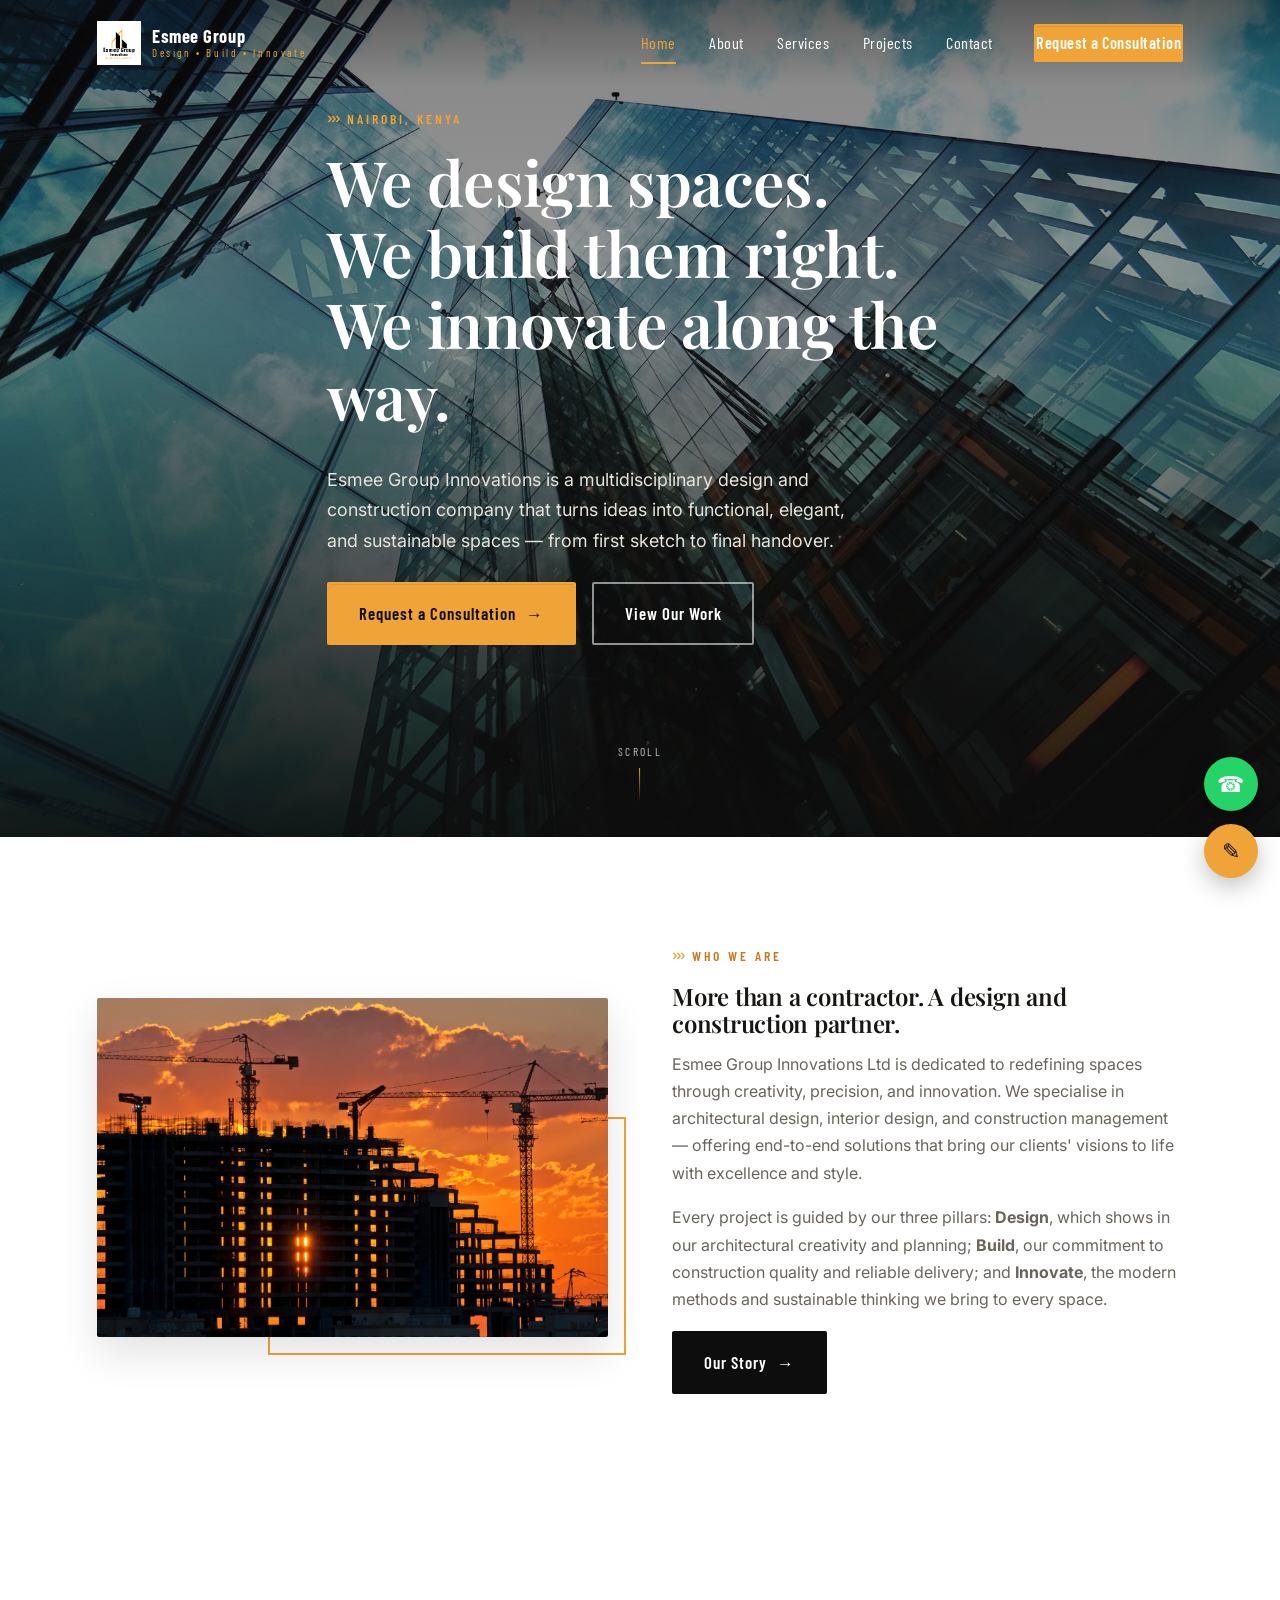
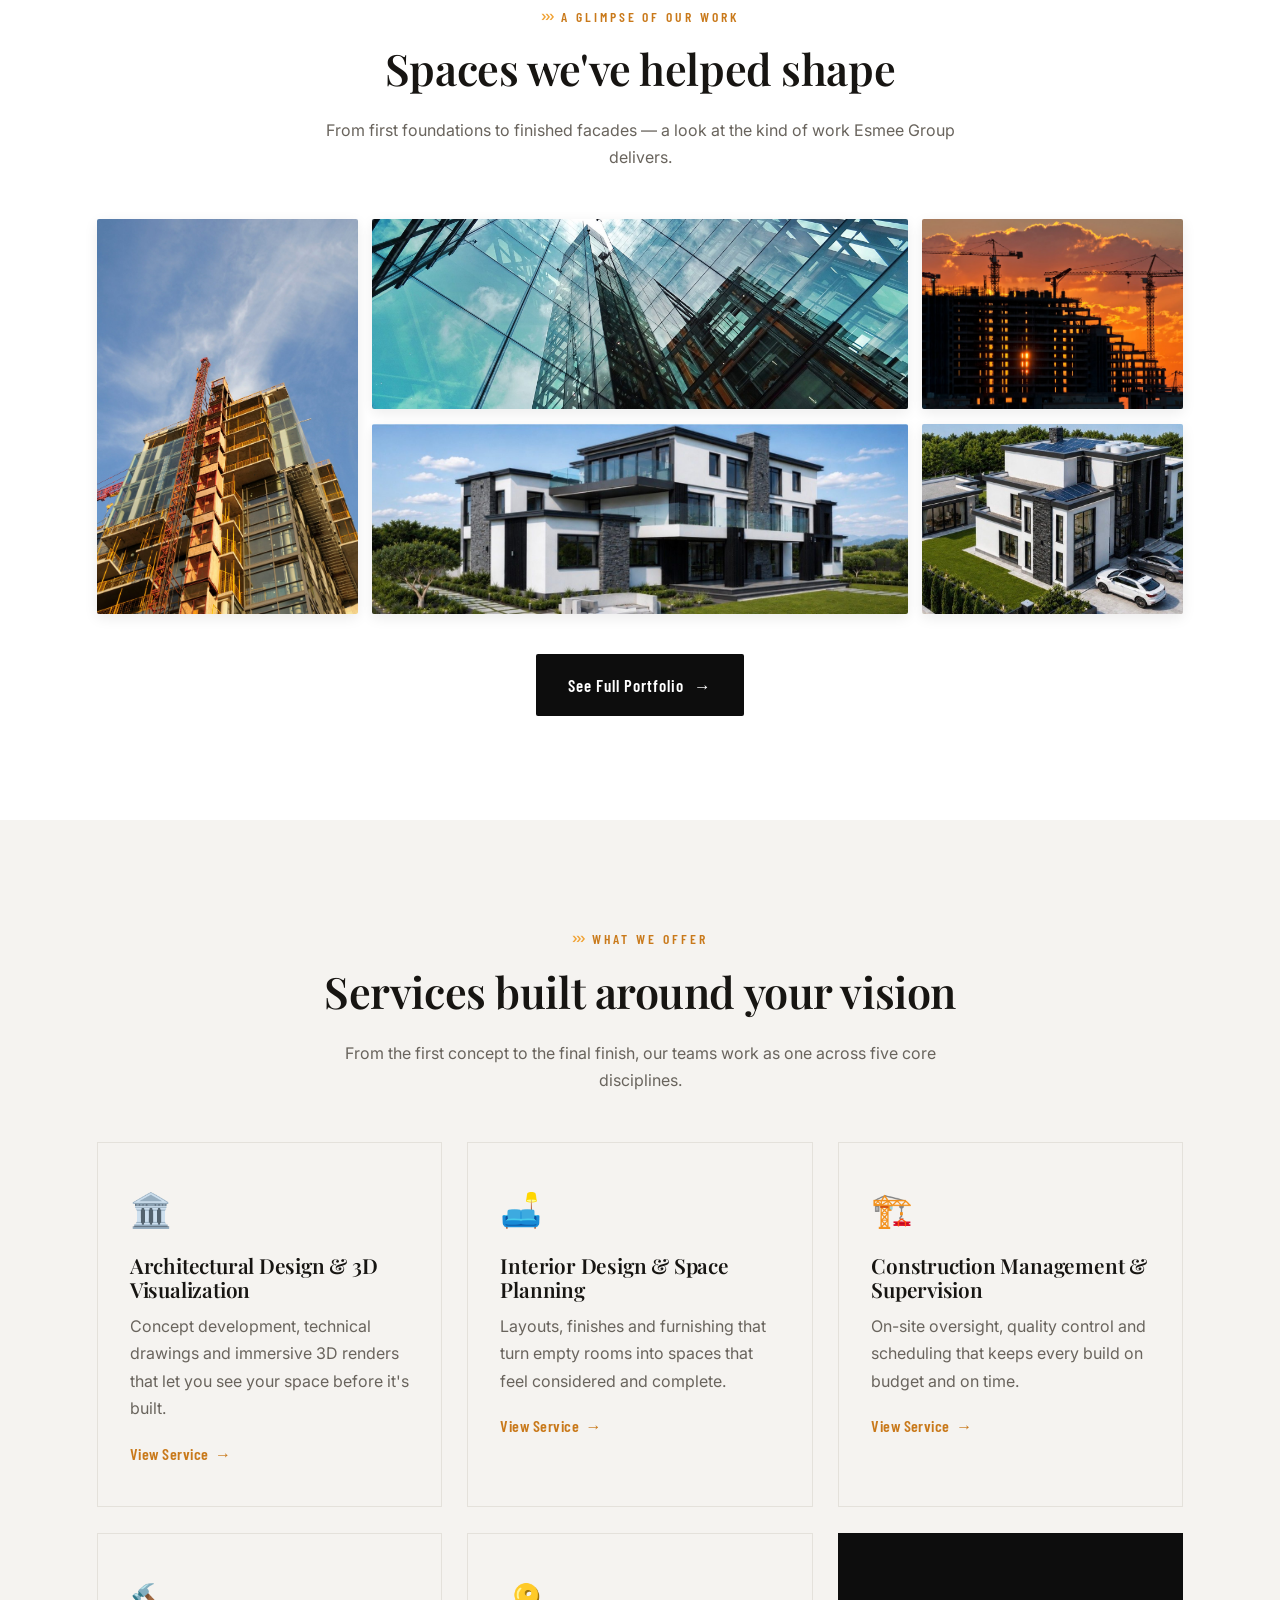
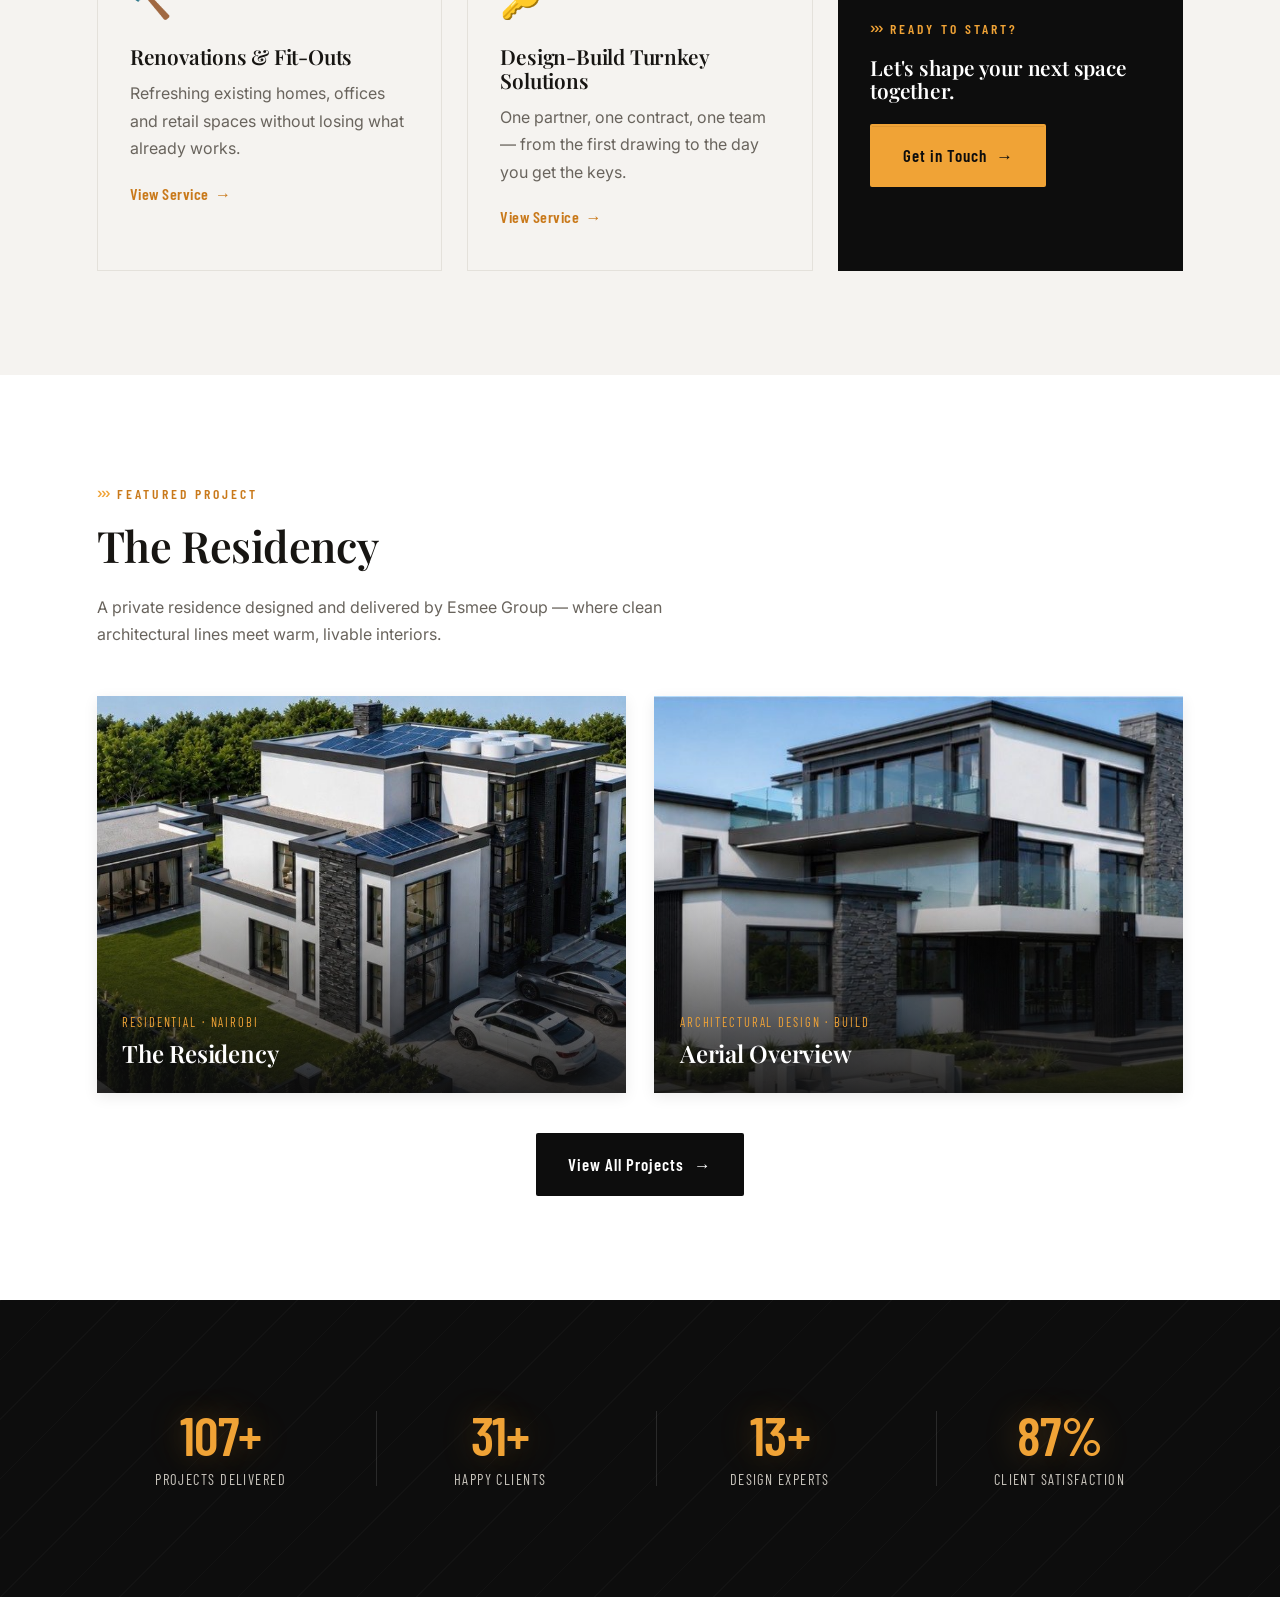
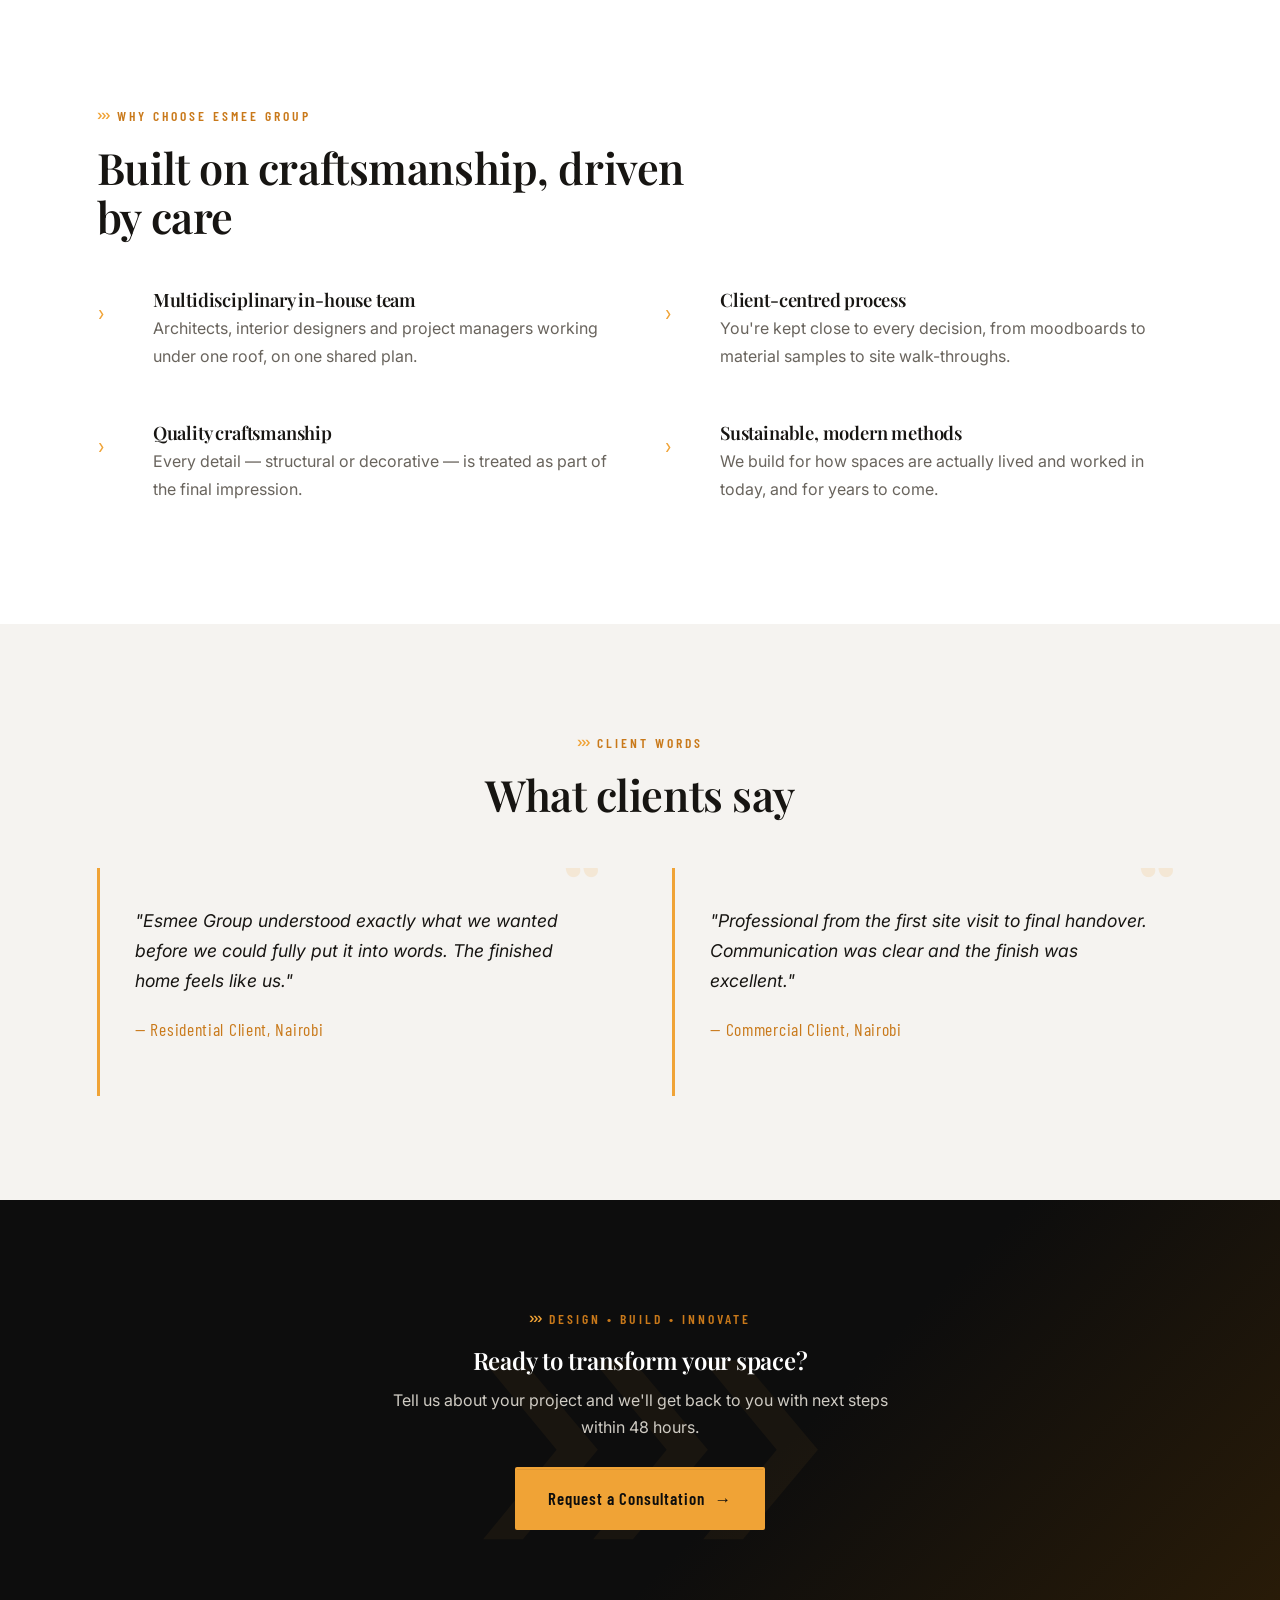
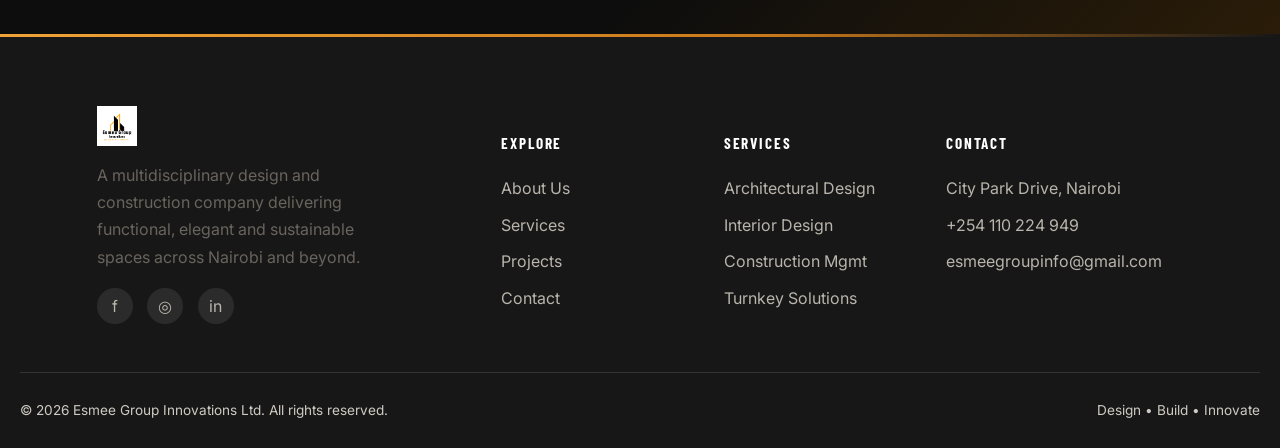
<file: index.html>
<!DOCTYPE html>
<html lang="en">
<head>
<meta charset="UTF-8">
<meta name="viewport" content="width=device-width, initial-scale=1.0">
<title>Esmee Group Innovations | Design • Build • Innovate — Nairobi</title>
<meta name="description" content="Esmee Group Innovations is a multidisciplinary design and construction company delivering architectural design, interior design, construction management and turnkey solutions in Nairobi, Kenya.">
<link rel="icon" href="images/favicon.png">
<link rel="preconnect" href="https://fonts.googleapis.com">
<link href="https://fonts.googleapis.com/css2?family=Playfair+Display:wght@500;600;700&family=Inter:wght@400;500;600&family=Barlow+Condensed:wght@500;600;700&display=swap" rel="stylesheet">
<link rel="stylesheet" href="css/style.css">
</head>
<body>

<header class="site-header">
  <div class="wrap">
    <a href="index.html" class="brand">
      <img src="images/logo.png" alt="Esmee Group Innovations logo">
      <span class="brand-text"><strong>Esmee Group</strong><span>Design • Build • Innovate</span></span>
    </a>
    <nav class="nav-links">
      <a href="index.html" class="active">Home</a>
      <a href="about.html">About</a>
      <a href="services.html">Services</a>
      <a href="projects.html">Projects</a>
      <a href="contact.html">Contact</a>
      <a href="contact.html" class="btn btn-primary nav-cta">Request a Consultation</a>
    </nav>
    <button class="nav-toggle" aria-label="Toggle menu">☰</button>
  </div>
</header>

<!-- HERO -->
<section class="hero" style="background-image:url('images/hero-construction.jpg');">
  <div class="wrap hero-inner">
    <p class="eyebrow">Nairobi, Kenya</p>
    <h1>We design spaces.<br>We build them right.<br>We innovate along the way.</h1>
    <p class="lead">Esmee Group Innovations is a multidisciplinary design and construction company that turns ideas into functional, elegant, and sustainable spaces — from first sketch to final handover.</p>
    <div class="hero-ctas">
      <a href="contact.html" class="btn btn-primary btn-arrow">Request a Consultation</a>
      <a href="projects.html" class="btn btn-outline">View Our Work</a>
    </div>
  </div>
</section>

<!-- INTRO -->
<section>
  <div class="wrap split reveal">
    <div class="frame">
      <img src="images/construction-crane.jpg" alt="Esmee Group construction site under a clear sky">
    </div>
    <div>
      <p class="eyebrow">Who We Are</p>
      <h2>More than a contractor. A design and construction partner.</h2>
      <p>Esmee Group Innovations Ltd is dedicated to redefining spaces through creativity, precision, and innovation. We specialise in architectural design, interior design, and construction management — offering end-to-end solutions that bring our clients' visions to life with excellence and style.</p>
      <p>Every project is guided by our three pillars: <strong>Design</strong>, which shows in our architectural creativity and planning; <strong>Build</strong>, our commitment to construction quality and reliable delivery; and <strong>Innovate</strong>, the modern methods and sustainable thinking we bring to every space.</p>
      <a href="about.html" class="btn btn-dark btn-arrow">Our Story</a>
    </div>
  </div>
</section>

<!-- VISUAL SHOWCASE -->
<section>
  <div class="wrap">
    <div class="section-head center reveal" style="margin-left:auto;margin-right:auto;">
      <p class="eyebrow" style="justify-content:center;">A Glimpse of Our Work</p>
      <h2>Spaces we've helped shape</h2>
      <p>From first foundations to finished facades — a look at the kind of work Esmee Group delivers.</p>
    </div>
    <div class="mosaic-grid reveal">
      <a href="services.html#architectural-design" class="mosaic-item tall">
        <img src="images/glass-tower.jpg" alt="Architectural design — glass tower facade">
        <span class="mosaic-caption">Architectural Design</span>
      </a>
      <a href="project-residency.html" class="mosaic-item wide">
        <img src="images/hero-construction.jpg" alt="Construction site at sunset">
        <span class="mosaic-caption">Construction in Progress</span>
      </a>
      <a href="services.html#construction-management" class="mosaic-item">
        <img src="images/construction-crane.jpg" alt="Construction management on-site">
        <span class="mosaic-caption">Site Supervision</span>
      </a>
      <a href="project-residency.html" class="mosaic-item wide">
        <img src="images/residency-aerial.jpg" alt="The Residency — aerial view">
        <span class="mosaic-caption">The Residency — Aerial</span>
      </a>
      <a href="project-residency.html" class="mosaic-item">
        <img src="images/residency-day.jpg" alt="The Residency — front facade">
        <span class="mosaic-caption">The Residency</span>
      </a>
    </div>
    <div class="text-center" style="margin-top:2.5rem;">
      <a href="projects.html" class="btn btn-dark btn-arrow">See Full Portfolio</a>
    </div>
  </div>
</section>

<!-- SERVICES OVERVIEW -->
<section style="background:var(--grey-bg);">
  <div class="wrap">
    <div class="section-head center reveal" style="margin-left:auto;margin-right:auto;">
      <p class="eyebrow" style="justify-content:center;">What We Offer</p>
      <h2>Services built around your vision</h2>
      <p>From the first concept to the final finish, our teams work as one across five core disciplines.</p>
    </div>
    <div class="services-grid">
      <div class="service-card reveal">
        <span class="service-icon">🏛️</span>
        <h3>Architectural Design &amp; 3D Visualization</h3>
        <p>Concept development, technical drawings and immersive 3D renders that let you see your space before it's built.</p>
        <a href="services.html#architectural-design" class="service-link">View Service</a>
      </div>
      <div class="service-card reveal">
        <span class="service-icon">🛋️</span>
        <h3>Interior Design &amp; Space Planning</h3>
        <p>Layouts, finishes and furnishing that turn empty rooms into spaces that feel considered and complete.</p>
        <a href="services.html#interior-design" class="service-link">View Service</a>
      </div>
      <div class="service-card reveal">
        <span class="service-icon">🏗️</span>
        <h3>Construction Management &amp; Supervision</h3>
        <p>On-site oversight, quality control and scheduling that keeps every build on budget and on time.</p>
        <a href="services.html#construction-management" class="service-link">View Service</a>
      </div>
      <div class="service-card reveal">
        <span class="service-icon">🔨</span>
        <h3>Renovations &amp; Fit-Outs</h3>
        <p>Refreshing existing homes, offices and retail spaces without losing what already works.</p>
        <a href="services.html#renovations" class="service-link">View Service</a>
      </div>
      <div class="service-card reveal">
        <span class="service-icon">🔑</span>
        <h3>Design-Build Turnkey Solutions</h3>
        <p>One partner, one contract, one team — from the first drawing to the day you get the keys.</p>
        <a href="services.html#turnkey" class="service-link">View Service</a>
      </div>
      <div class="service-card reveal" style="display:flex;flex-direction:column;justify-content:center;align-items:flex-start;background:var(--black);color:var(--white);border:none;">
        <p class="eyebrow" style="color:var(--orange);">Ready to start?</p>
        <h3 style="color:var(--white);">Let's shape your next space together.</h3>
        <a href="contact.html" class="btn btn-primary btn-arrow" style="margin-top:.6rem;">Get in Touch</a>
      </div>
    </div>
  </div>
</section>

<!-- FEATURED PROJECT -->
<section>
  <div class="wrap">
    <div class="section-head reveal">
      <p class="eyebrow">Featured Project</p>
      <h2>The Residency</h2>
      <p>A private residence designed and delivered by Esmee Group — where clean architectural lines meet warm, livable interiors.</p>
    </div>
    <div class="project-grid reveal">
      <a href="project-residency.html" class="project-card">
        <img src="images/residency-day.jpg" alt="The Residency — front facade by Esmee Group">
        <div class="project-card-info">
          <span class="tag">Residential · Nairobi</span>
          <h3>The Residency</h3>
        </div>
      </a>
      <a href="project-residency.html" class="project-card">
        <img src="images/residency-aerial.jpg" alt="The Residency — aerial view by Esmee Group">
        <div class="project-card-info">
          <span class="tag">Architectural Design · Build</span>
          <h3>Aerial Overview</h3>
        </div>
      </a>
    </div>
    <div class="text-center" style="margin-top:2.5rem;">
      <a href="projects.html" class="btn btn-dark btn-arrow">View All Projects</a>
    </div>
  </div>
</section>

<!-- STATS -->
<section class="stats-band">
  <div class="wrap stats-grid">
    <div class="stat"><h3 data-count="120" data-suffix="+">0</h3><span>Projects Delivered</span></div>
    <div class="stat"><h3 data-count="35" data-suffix="+">0</h3><span>Happy Clients</span></div>
    <div class="stat"><h3 data-count="15" data-suffix="+">0</h3><span>Design Experts</span></div>
    <div class="stat"><h3 data-count="98" data-suffix="%">0</h3><span>Client Satisfaction</span></div>
  </div>
</section>

<!-- WHY CHOOSE US -->
<section>
  <div class="wrap">
    <div class="section-head reveal">
      <p class="eyebrow">Why Choose Esmee Group</p>
      <h2>Built on craftsmanship, driven by care</h2>
    </div>
    <div class="why-grid reveal">
      <div class="why-item">
        <span class="why-num">›</span>
        <div><h4>Multidisciplinary in-house team</h4><p>Architects, interior designers and project managers working under one roof, on one shared plan.</p></div>
      </div>
      <div class="why-item">
        <span class="why-num">›</span>
        <div><h4>Client-centred process</h4><p>You're kept close to every decision, from moodboards to material samples to site walk-throughs.</p></div>
      </div>
      <div class="why-item">
        <span class="why-num">›</span>
        <div><h4>Quality craftsmanship</h4><p>Every detail — structural or decorative — is treated as part of the final impression.</p></div>
      </div>
      <div class="why-item">
        <span class="why-num">›</span>
        <div><h4>Sustainable, modern methods</h4><p>We build for how spaces are actually lived and worked in today, and for years to come.</p></div>
      </div>
    </div>
  </div>
</section>

<!-- TESTIMONIALS -->
<section style="background:var(--grey-bg);">
  <div class="wrap">
    <div class="section-head center reveal" style="margin-left:auto;margin-right:auto;">
      <p class="eyebrow" style="justify-content:center;">Client Words</p>
      <h2>What clients say</h2>
    </div>
    <div class="split reveal" style="align-items:stretch;">
      <div class="testimonial-card">
        <p>"Esmee Group understood exactly what we wanted before we could fully put it into words. The finished home feels like us."</p>
        <p class="name">— Residential Client, Nairobi</p>
      </div>
      <div class="testimonial-card">
        <p>"Professional from the first site visit to final handover. Communication was clear and the finish was excellent."</p>
        <p class="name">— Commercial Client, Nairobi</p>
      </div>
    </div>
  </div>
</section>

<!-- CTA -->
<section class="cta-band">
  <div class="wrap reveal">
    <p class="eyebrow">Design • Build • Innovate</p>
    <h2>Ready to transform your space?</h2>
    <p style="color:#cfcbc3;max-width:520px;margin:0 auto 1.6rem;">Tell us about your project and we'll get back to you with next steps within 48 hours.</p>
    <a href="contact.html" class="btn btn-primary btn-arrow">Request a Consultation</a>
  </div>
</section>

<footer>
  <div class="wrap footer-grid">
    <div class="footer-brand">
      <img src="images/logo.png" alt="Esmee Group Innovations">
      <p>A multidisciplinary design and construction company delivering functional, elegant and sustainable spaces across Nairobi and beyond.</p>
      <div class="socials">
        <a href="#" aria-label="Facebook">f</a>
        <a href="#" aria-label="Instagram">◎</a>
        <a href="#" aria-label="LinkedIn">in</a>
      </div>
    </div>
    <div>
      <h5>Explore</h5>
      <a href="about.html">About Us</a>
      <a href="services.html">Services</a>
      <a href="projects.html">Projects</a>
      <a href="contact.html">Contact</a>
    </div>
    <div>
      <h5>Services</h5>
      <a href="services.html#architectural-design">Architectural Design</a>
      <a href="services.html#interior-design">Interior Design</a>
      <a href="services.html#construction-management">Construction Mgmt</a>
      <a href="services.html#turnkey">Turnkey Solutions</a>
    </div>
    <div>
      <h5>Contact</h5>
      <a href="#">City Park Drive, Nairobi</a>
      <a href="tel:+254110224949">+254 110 224 949</a>
      <a href="mailto:esmeegroupinfo@gmail.com">esmeegroupinfo@gmail.com</a>
    </div>
  </div>
  <div class="wrap footer-bottom">
    <span>© 2026 Esmee Group Innovations Ltd. All rights reserved.</span>
    <span>Design • Build • Innovate</span>
  </div>
</footer>

<div class="float-btns">
  <a href="https://wa.me/254110224949" class="float-btn whatsapp" aria-label="Chat on WhatsApp" target="_blank" rel="noopener">☎</a>
  <a href="contact.html" class="float-btn quote" aria-label="Request a quote">✎</a>
</div>

<script src="js/main.js"></script>
</body>
</html>
</file>
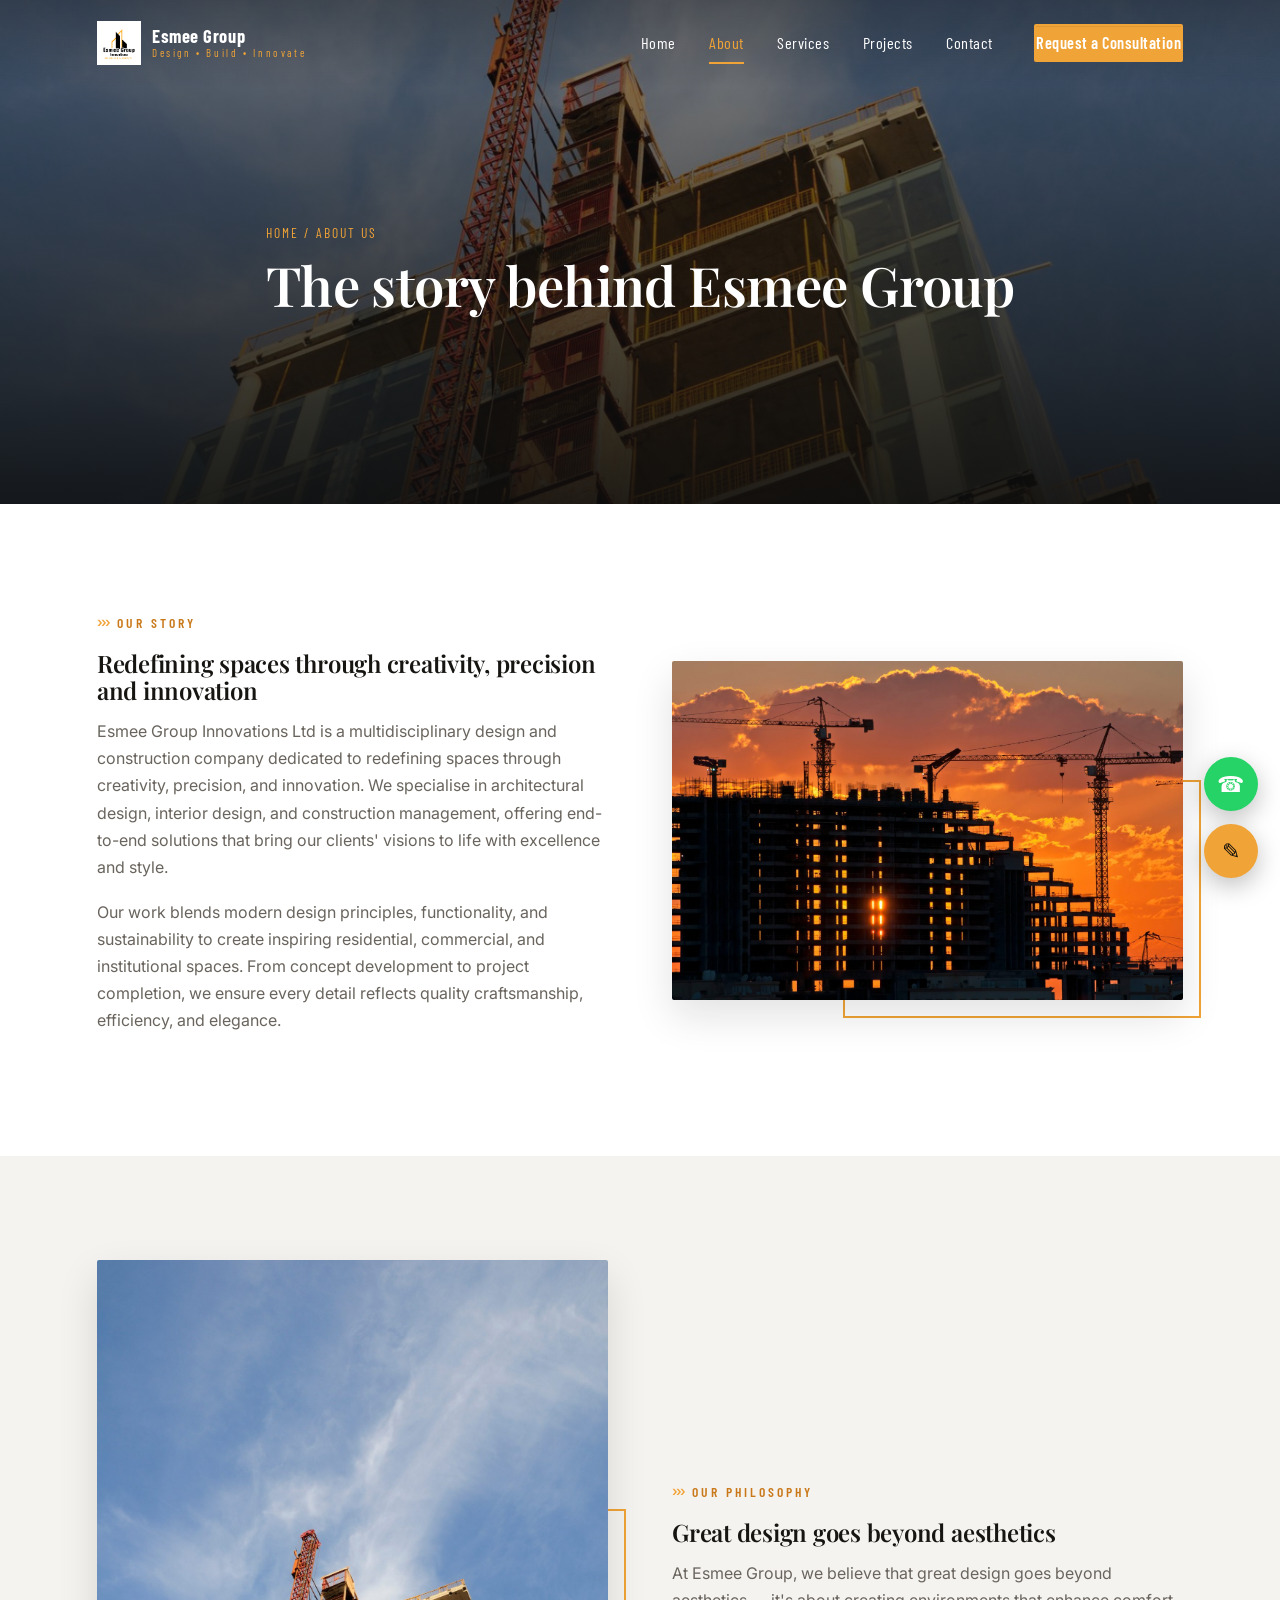
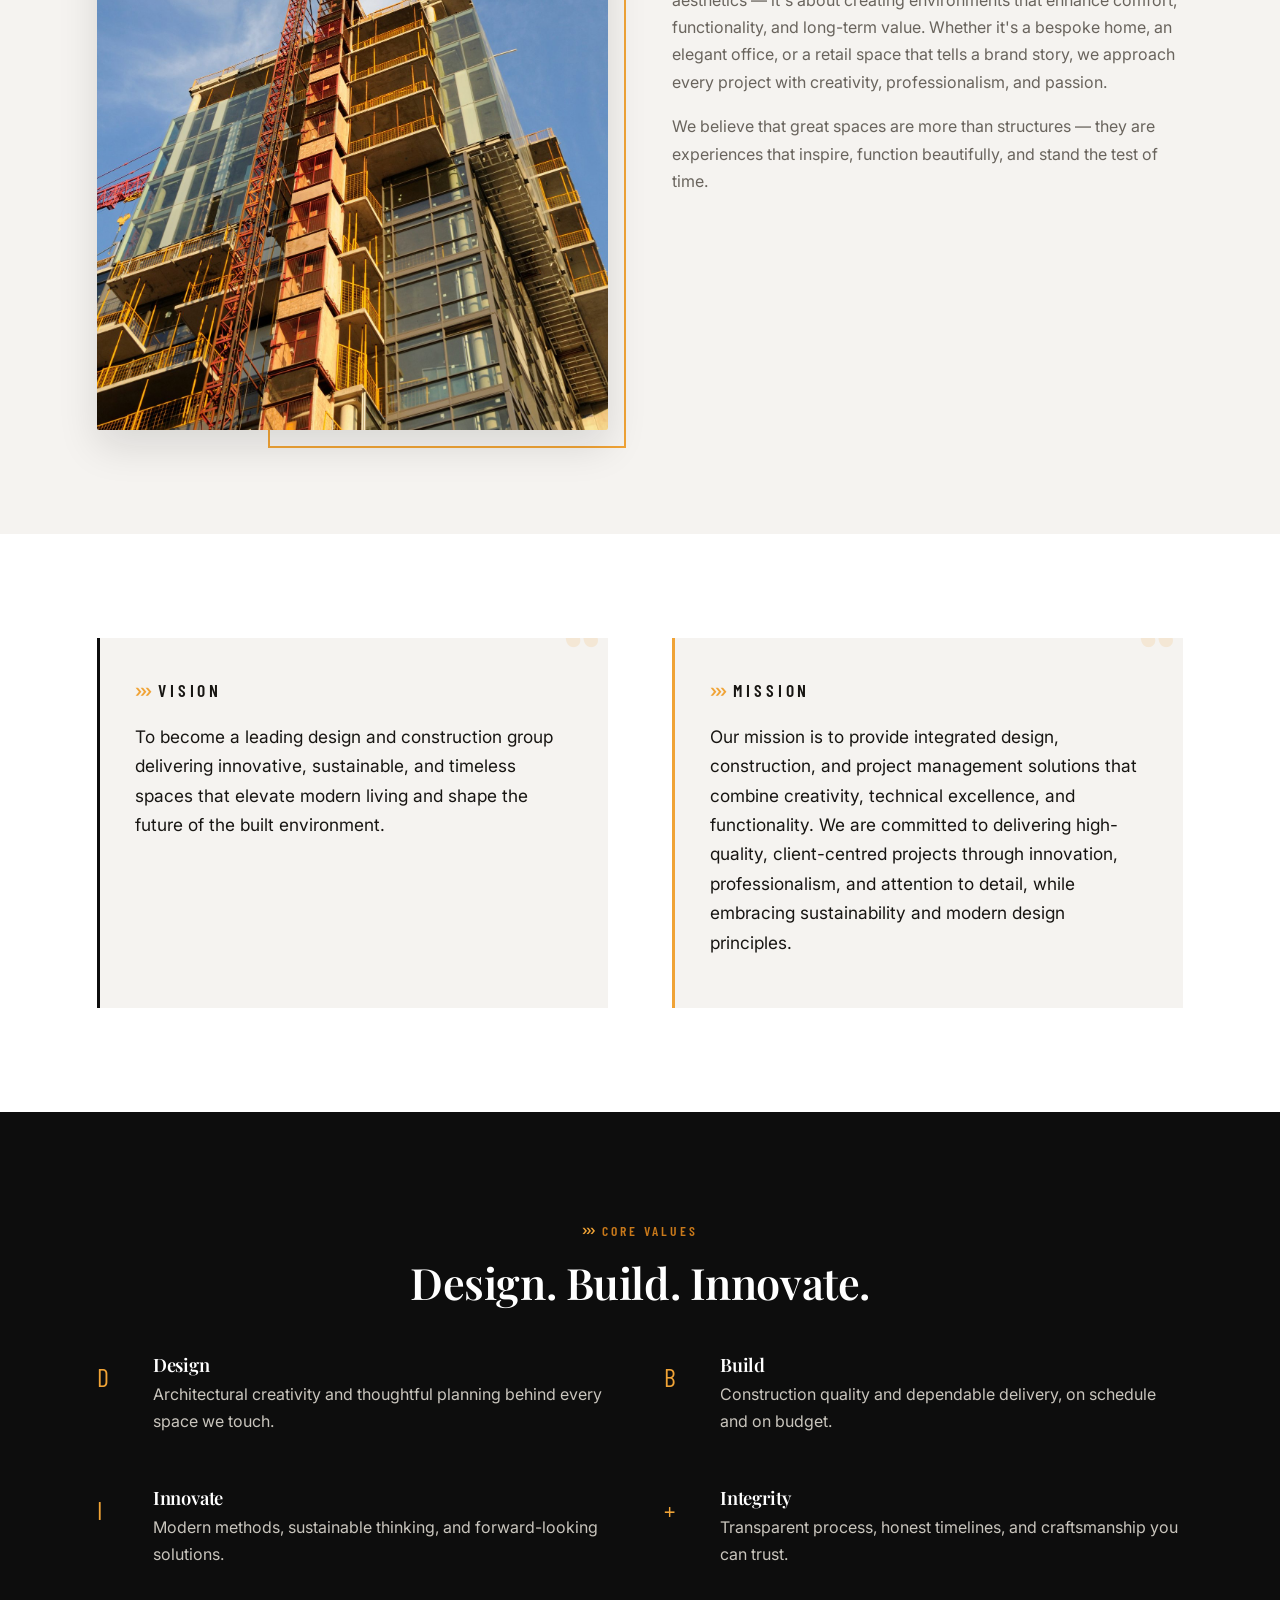
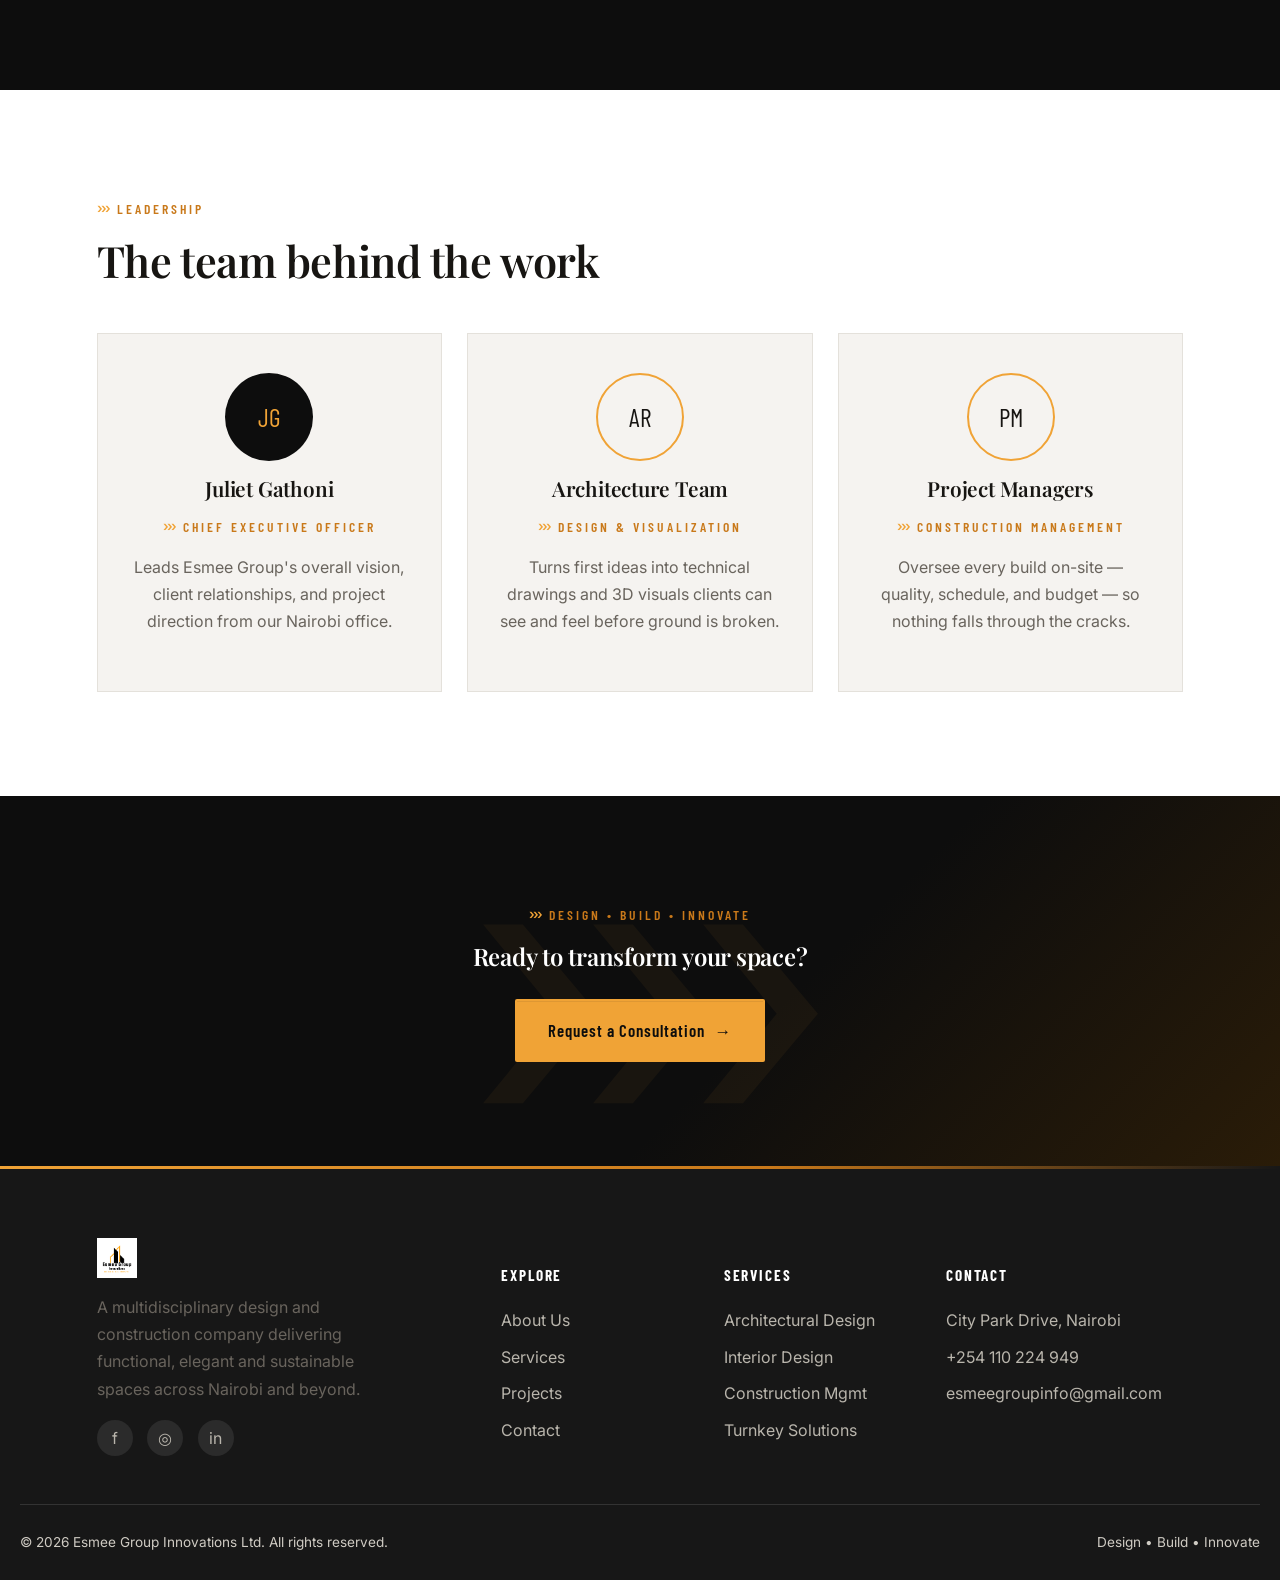
<file: about.html>
<!DOCTYPE html>
<html lang="en">
<head>
<meta charset="UTF-8">
<meta name="viewport" content="width=device-width, initial-scale=1.0">
<title>About Us | Esmee Group Innovations</title>
<meta name="description" content="Learn about Esmee Group Innovations Ltd — our story, philosophy, vision, mission and the team behind the projects.">
<link rel="icon" href="images/favicon.png">
<link rel="preconnect" href="https://fonts.googleapis.com">
<link href="https://fonts.googleapis.com/css2?family=Playfair+Display:wght@500;600;700&family=Inter:wght@400;500;600&family=Barlow+Condensed:wght@500;600;700&display=swap" rel="stylesheet">
<link rel="stylesheet" href="css/style.css">
</head>
<body>

<header class="site-header">
  <div class="wrap">
    <a href="index.html" class="brand">
      <img src="images/logo.png" alt="Esmee Group Innovations logo">
      <span class="brand-text"><strong>Esmee Group</strong><span>Design • Build • Innovate</span></span>
    </a>
    <nav class="nav-links">
      <a href="index.html">Home</a>
      <a href="about.html" class="active">About</a>
      <a href="services.html">Services</a>
      <a href="projects.html">Projects</a>
      <a href="contact.html">Contact</a>
      <a href="contact.html" class="btn btn-primary nav-cta">Request a Consultation</a>
    </nav>
    <button class="nav-toggle" aria-label="Toggle menu">☰</button>
  </div>
</header>

<section class="page-hero" style="background-image:url('images/glass-tower.jpg');">
  <div class="wrap page-hero-inner">
    <p class="breadcrumb">Home / About Us</p>
    <h1>The story behind Esmee Group</h1>
  </div>
</section>

<!-- COMPANY STORY -->
<section>
  <div class="wrap split reveal">
    <div>
      <p class="eyebrow">Our Story</p>
      <h2>Redefining spaces through creativity, precision and innovation</h2>
      <p>Esmee Group Innovations Ltd is a multidisciplinary design and construction company dedicated to redefining spaces through creativity, precision, and innovation. We specialise in architectural design, interior design, and construction management, offering end-to-end solutions that bring our clients' visions to life with excellence and style.</p>
      <p>Our work blends modern design principles, functionality, and sustainability to create inspiring residential, commercial, and institutional spaces. From concept development to project completion, we ensure every detail reflects quality craftsmanship, efficiency, and elegance.</p>
    </div>
    <div class="frame">
      <img src="images/construction-crane.jpg" alt="Esmee Group project under construction">
    </div>
  </div>
</section>

<!-- PHILOSOPHY -->
<section style="background:var(--grey-bg);">
  <div class="wrap split reveal">
    <div class="frame">
      <img src="images/glass-tower.jpg" alt="Glass architecture reflecting the sky">
    </div>
    <div>
      <p class="eyebrow">Our Philosophy</p>
      <h2>Great design goes beyond aesthetics</h2>
      <p>At Esmee Group, we believe that great design goes beyond aesthetics — it's about creating environments that enhance comfort, functionality, and long-term value. Whether it's a bespoke home, an elegant office, or a retail space that tells a brand story, we approach every project with creativity, professionalism, and passion.</p>
      <p>We believe that great spaces are more than structures — they are experiences that inspire, function beautifully, and stand the test of time.</p>
    </div>
  </div>
</section>

<!-- VISION / MISSION -->
<section>
  <div class="wrap">
    <div class="split reveal" style="align-items:stretch;">
      <div class="testimonial-card" style="border-left-color:var(--black);">
        <p class="eyebrow" style="font-style:normal;">Vision</p>
        <p style="font-style:normal;color:var(--ink);font-size:1.08rem;">To become a leading design and construction group delivering innovative, sustainable, and timeless spaces that elevate modern living and shape the future of the built environment.</p>
      </div>
      <div class="testimonial-card">
        <p class="eyebrow" style="font-style:normal;">Mission</p>
        <p style="font-style:normal;color:var(--ink);font-size:1.08rem;">Our mission is to provide integrated design, construction, and project management solutions that combine creativity, technical excellence, and functionality. We are committed to delivering high-quality, client-centred projects through innovation, professionalism, and attention to detail, while embracing sustainability and modern design principles.</p>
      </div>
    </div>
  </div>
</section>

<!-- CORE VALUES -->
<section style="background:var(--black);color:var(--white);">
  <div class="wrap">
    <div class="section-head center reveal" style="margin-left:auto;margin-right:auto;">
      <p class="eyebrow">Core Values</p>
      <h2 style="color:var(--white);">Design. Build. Innovate.</h2>
    </div>
    <div class="why-grid reveal">
      <div class="why-item">
        <span class="why-num">D</span>
        <div><h4 style="color:var(--white);">Design</h4><p style="color:#c9c5bd;">Architectural creativity and thoughtful planning behind every space we touch.</p></div>
      </div>
      <div class="why-item">
        <span class="why-num">B</span>
        <div><h4 style="color:var(--white);">Build</h4><p style="color:#c9c5bd;">Construction quality and dependable delivery, on schedule and on budget.</p></div>
      </div>
      <div class="why-item">
        <span class="why-num">I</span>
        <div><h4 style="color:var(--white);">Innovate</h4><p style="color:#c9c5bd;">Modern methods, sustainable thinking, and forward-looking solutions.</p></div>
      </div>
      <div class="why-item">
        <span class="why-num">+</span>
        <div><h4 style="color:var(--white);">Integrity</h4><p style="color:#c9c5bd;">Transparent process, honest timelines, and craftsmanship you can trust.</p></div>
      </div>
    </div>
  </div>
</section>

<!-- LEADERSHIP -->
<section>
  <div class="wrap">
    <div class="section-head reveal">
      <p class="eyebrow">Leadership</p>
      <h2>The team behind the work</h2>
    </div>
    <div class="services-grid reveal">
      <div class="service-card text-center">
        <div style="width:88px;height:88px;border-radius:50%;background:var(--black);color:var(--orange);display:flex;align-items:center;justify-content:center;margin:0 auto 1rem;font-family:var(--font-tag);font-size:1.6rem;">JG</div>
        <h3>Juliet Gathoni</h3>
        <p class="eyebrow" style="justify-content:center;">Chief Executive Officer</p>
        <p>Leads Esmee Group's overall vision, client relationships, and project direction from our Nairobi office.</p>
      </div>
      <div class="service-card text-center">
        <div style="width:88px;height:88px;border-radius:50%;background:var(--grey-bg);border:2px solid var(--orange);display:flex;align-items:center;justify-content:center;margin:0 auto 1rem;font-family:var(--font-tag);font-size:1.6rem;">AR</div>
        <h3>Architecture Team</h3>
        <p class="eyebrow" style="justify-content:center;">Design &amp; Visualization</p>
        <p>Turns first ideas into technical drawings and 3D visuals clients can see and feel before ground is broken.</p>
      </div>
      <div class="service-card text-center">
        <div style="width:88px;height:88px;border-radius:50%;background:var(--grey-bg);border:2px solid var(--orange);display:flex;align-items:center;justify-content:center;margin:0 auto 1rem;font-family:var(--font-tag);font-size:1.6rem;">PM</div>
        <h3>Project Managers</h3>
        <p class="eyebrow" style="justify-content:center;">Construction Management</p>
        <p>Oversee every build on-site — quality, schedule, and budget — so nothing falls through the cracks.</p>
      </div>
    </div>
  </div>
</section>

<!-- CTA -->
<section class="cta-band">
  <div class="wrap reveal">
    <p class="eyebrow">Design • Build • Innovate</p>
    <h2>Ready to transform your space?</h2>
    <a href="contact.html" class="btn btn-primary btn-arrow" style="margin-top:1rem;">Request a Consultation</a>
  </div>
</section>

<footer>
  <div class="wrap footer-grid">
    <div class="footer-brand">
      <img src="images/logo.png" alt="Esmee Group Innovations">
      <p>A multidisciplinary design and construction company delivering functional, elegant and sustainable spaces across Nairobi and beyond.</p>
      <div class="socials">
        <a href="#" aria-label="Facebook">f</a>
        <a href="#" aria-label="Instagram">◎</a>
        <a href="#" aria-label="LinkedIn">in</a>
      </div>
    </div>
    <div>
      <h5>Explore</h5>
      <a href="about.html">About Us</a>
      <a href="services.html">Services</a>
      <a href="projects.html">Projects</a>
      <a href="contact.html">Contact</a>
    </div>
    <div>
      <h5>Services</h5>
      <a href="services.html#architectural-design">Architectural Design</a>
      <a href="services.html#interior-design">Interior Design</a>
      <a href="services.html#construction-management">Construction Mgmt</a>
      <a href="services.html#turnkey">Turnkey Solutions</a>
    </div>
    <div>
      <h5>Contact</h5>
      <a href="#">City Park Drive, Nairobi</a>
      <a href="tel:+254110224949">+254 110 224 949</a>
      <a href="mailto:esmeegroupinfo@gmail.com">esmeegroupinfo@gmail.com</a>
    </div>
  </div>
  <div class="wrap footer-bottom">
    <span>© 2026 Esmee Group Innovations Ltd. All rights reserved.</span>
    <span>Design • Build • Innovate</span>
  </div>
</footer>

<div class="float-btns">
  <a href="https://wa.me/254110224949" class="float-btn whatsapp" aria-label="Chat on WhatsApp" target="_blank" rel="noopener">☎</a>
  <a href="contact.html" class="float-btn quote" aria-label="Request a quote">✎</a>
</div>

<script src="js/main.js"></script>
</body>
</html>
</file>
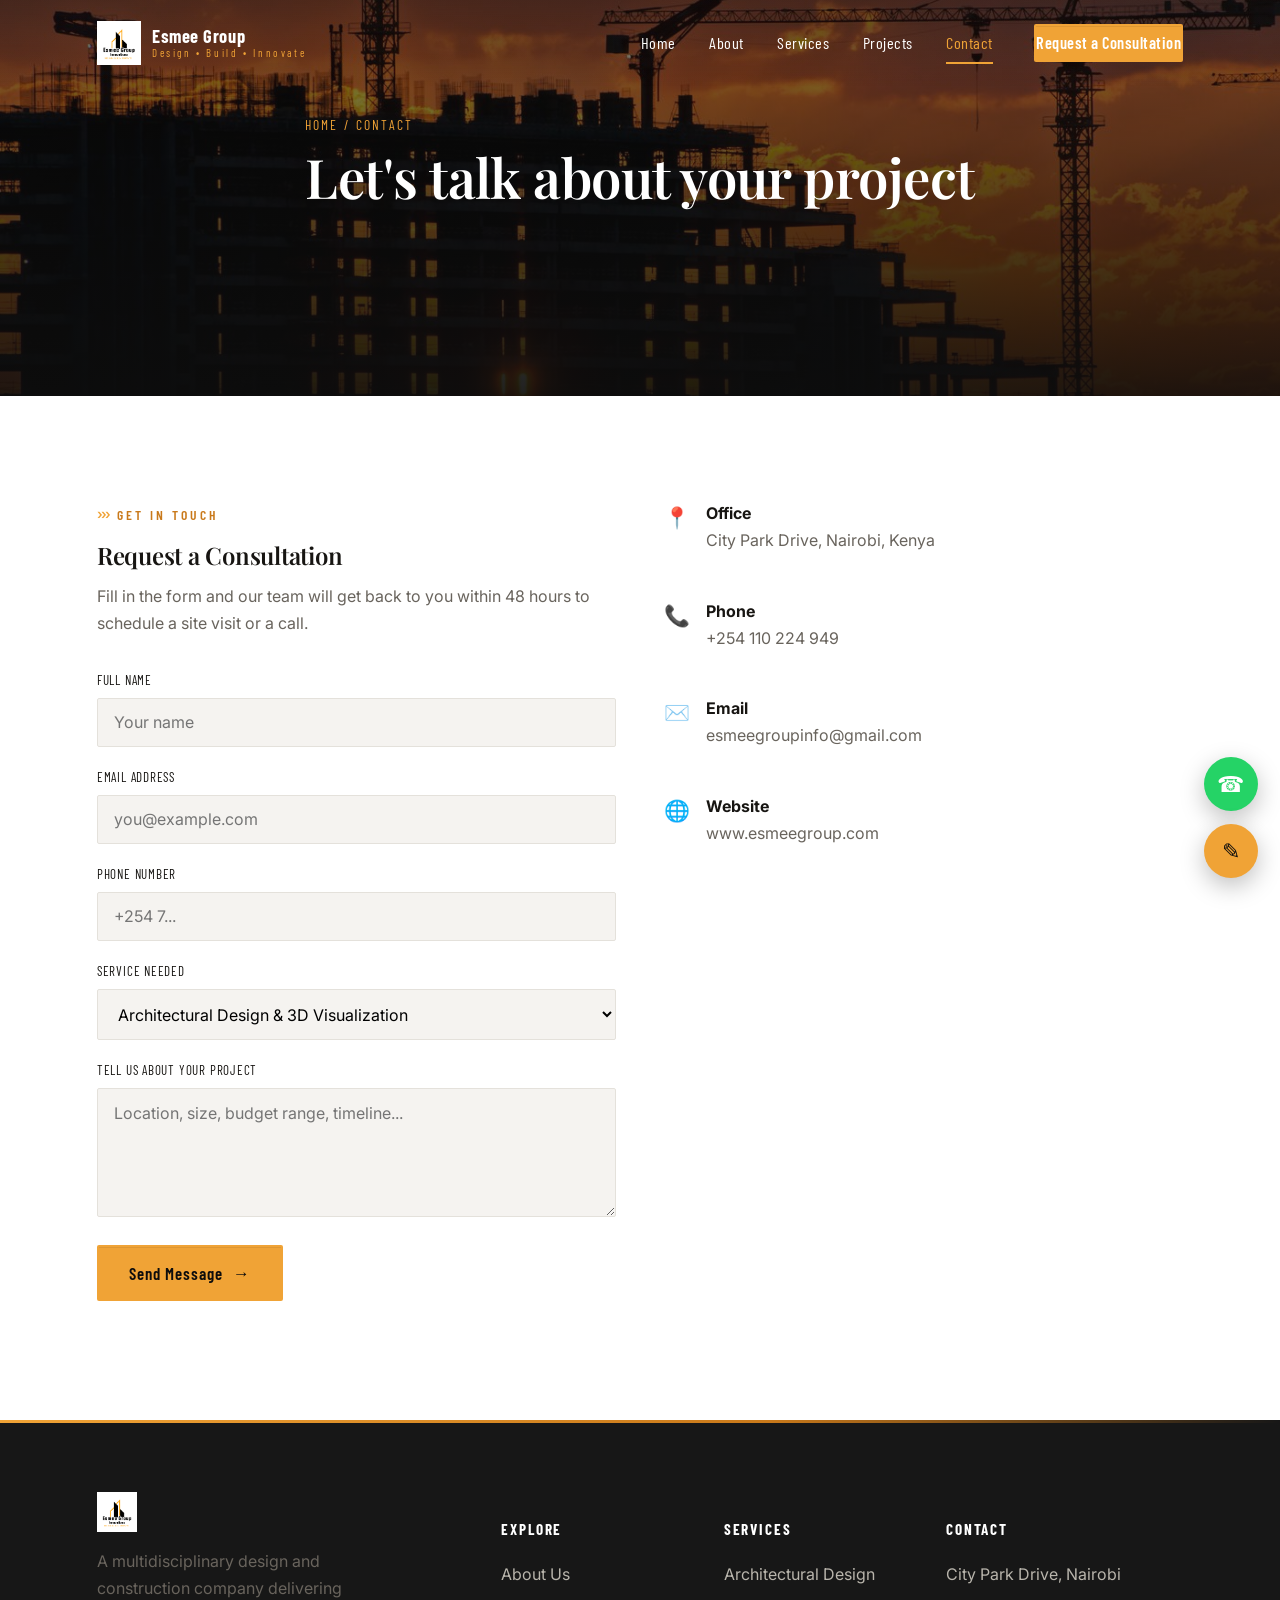
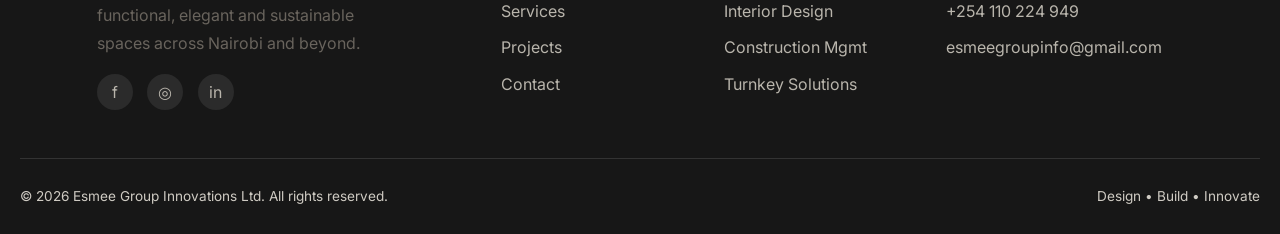
<file: contact.html>
<!DOCTYPE html>
<html lang="en">
<head>
<meta charset="UTF-8">
<meta name="viewport" content="width=device-width, initial-scale=1.0">
<title>Contact | Esmee Group Innovations</title>
<meta name="description" content="Get in touch with Esmee Group Innovations — request a consultation for your architectural, interior or construction project.">
<link rel="icon" href="images/favicon.png">
<link rel="preconnect" href="https://fonts.googleapis.com">
<link href="https://fonts.googleapis.com/css2?family=Playfair+Display:wght@500;600;700&family=Inter:wght@400;500;600&family=Barlow+Condensed:wght@500;600;700&display=swap" rel="stylesheet">
<link rel="stylesheet" href="css/style.css">
</head>
<body>

<header class="site-header">
  <div class="wrap">
    <a href="index.html" class="brand">
      <img src="images/logo.png" alt="Esmee Group Innovations logo">
      <span class="brand-text"><strong>Esmee Group</strong><span>Design • Build • Innovate</span></span>
    </a>
    <nav class="nav-links">
      <a href="index.html">Home</a>
      <a href="about.html">About</a>
      <a href="services.html">Services</a>
      <a href="projects.html">Projects</a>
      <a href="contact.html" class="active">Contact</a>
      <a href="contact.html" class="btn btn-primary nav-cta">Request a Consultation</a>
    </nav>
    <button class="nav-toggle" aria-label="Toggle menu">☰</button>
  </div>
</header>

<section class="page-hero" style="background-image:url('images/construction-crane.jpg');min-height:44vh;">
  <div class="wrap page-hero-inner">
    <p class="breadcrumb">Home / Contact</p>
    <h1>Let's talk about your project</h1>
  </div>
</section>

<section>
  <div class="wrap contact-grid reveal">
    <div>
      <p class="eyebrow">Get in Touch</p>
      <h2>Request a Consultation</h2>
      <p style="margin-bottom:2rem;">Fill in the form and our team will get back to you within 48 hours to schedule a site visit or a call.</p>

      <form id="contact-form" action="https://formspree.io/f/YOUR_FORM_ID" method="POST">
        <!-- honeypot field to catch spam bots — keep this hidden field, don't remove it -->
        <input type="text" name="_gotcha" style="display:none" tabindex="-1" autocomplete="off">
        <input type="hidden" name="_subject" value="New consultation request — Esmee Group website">
        <div class="form-field">
          <label for="name">Full Name</label>
          <input type="text" id="name" name="name" placeholder="Your name" required>
        </div>
        <div class="form-field">
          <label for="email">Email Address</label>
          <input type="email" id="email" name="email" placeholder="you@example.com" required>
        </div>
        <div class="form-field">
          <label for="phone">Phone Number</label>
          <input type="tel" id="phone" name="phone" placeholder="+254 7...">
        </div>
        <div class="form-field">
          <label for="service">Service Needed</label>
          <select id="service" name="service">
            <option>Architectural Design &amp; 3D Visualization</option>
            <option>Interior Design &amp; Space Planning</option>
            <option>Construction Management &amp; Supervision</option>
            <option>Renovations &amp; Fit-Outs</option>
            <option>Design-Build Turnkey Solutions</option>
            <option>Not sure yet</option>
          </select>
        </div>
        <div class="form-field">
          <label for="message">Tell us about your project</label>
          <textarea id="message" name="message" rows="5" placeholder="Location, size, budget range, timeline..." required></textarea>
        </div>
        <button type="submit" class="btn btn-primary btn-arrow">Send Message</button>
        <p id="form-status" style="font-size:.85rem;margin-top:.9rem;color:var(--grey-text);" aria-live="polite"></p>
      </form>
    </div>

    <div>
      <div class="contact-info-item">
        <span class="ic">📍</span>
        <div><strong>Office</strong><p>City Park Drive, Nairobi, Kenya</p></div>
      </div>
      <div class="contact-info-item">
        <span class="ic">📞</span>
        <div><strong>Phone</strong><p><a href="tel:+254110224949">+254 110 224 949</a></p></div>
      </div>
      <div class="contact-info-item">
        <span class="ic">✉️</span>
        <div><strong>Email</strong><p><a href="mailto:esmeegroupinfo@gmail.com">esmeegroupinfo@gmail.com</a></p></div>
      </div>
      <div class="contact-info-item">
        <span class="ic">🌐</span>
        <div><strong>Website</strong><p><a href="https://www.esmeegroup.com" target="_blank" rel="noopener">www.esmeegroup.com</a></p></div>
      </div>

      <iframe class="map-frame" loading="lazy"
        src="https://www.google.com/maps?q=City+Park+Drive,+Nairobi,+Kenya&output=embed">
      </iframe>
    </div>
  </div>
</section>

<footer>
  <div class="wrap footer-grid">
    <div class="footer-brand">
      <img src="images/logo.png" alt="Esmee Group Innovations">
      <p>A multidisciplinary design and construction company delivering functional, elegant and sustainable spaces across Nairobi and beyond.</p>
      <div class="socials">
        <a href="#" aria-label="Facebook">f</a>
        <a href="#" aria-label="Instagram">◎</a>
        <a href="#" aria-label="LinkedIn">in</a>
      </div>
    </div>
    <div>
      <h5>Explore</h5>
      <a href="about.html">About Us</a>
      <a href="services.html">Services</a>
      <a href="projects.html">Projects</a>
      <a href="contact.html">Contact</a>
    </div>
    <div>
      <h5>Services</h5>
      <a href="services.html#architectural-design">Architectural Design</a>
      <a href="services.html#interior-design">Interior Design</a>
      <a href="services.html#construction-management">Construction Mgmt</a>
      <a href="services.html#turnkey">Turnkey Solutions</a>
    </div>
    <div>
      <h5>Contact</h5>
      <a href="#">City Park Drive, Nairobi</a>
      <a href="tel:+254110224949">+254 110 224 949</a>
      <a href="mailto:esmeegroupinfo@gmail.com">esmeegroupinfo@gmail.com</a>
    </div>
  </div>
  <div class="wrap footer-bottom">
    <span>© 2026 Esmee Group Innovations Ltd. All rights reserved.</span>
    <span>Design • Build • Innovate</span>
  </div>
</footer>

<div class="float-btns">
  <a href="https://wa.me/254110224949" class="float-btn whatsapp" aria-label="Chat on WhatsApp" target="_blank" rel="noopener">☎</a>
  <a href="contact.html" class="float-btn quote" aria-label="Request a quote">✎</a>
</div>

<script src="js/main.js"></script>
</body>
</html>
</file>
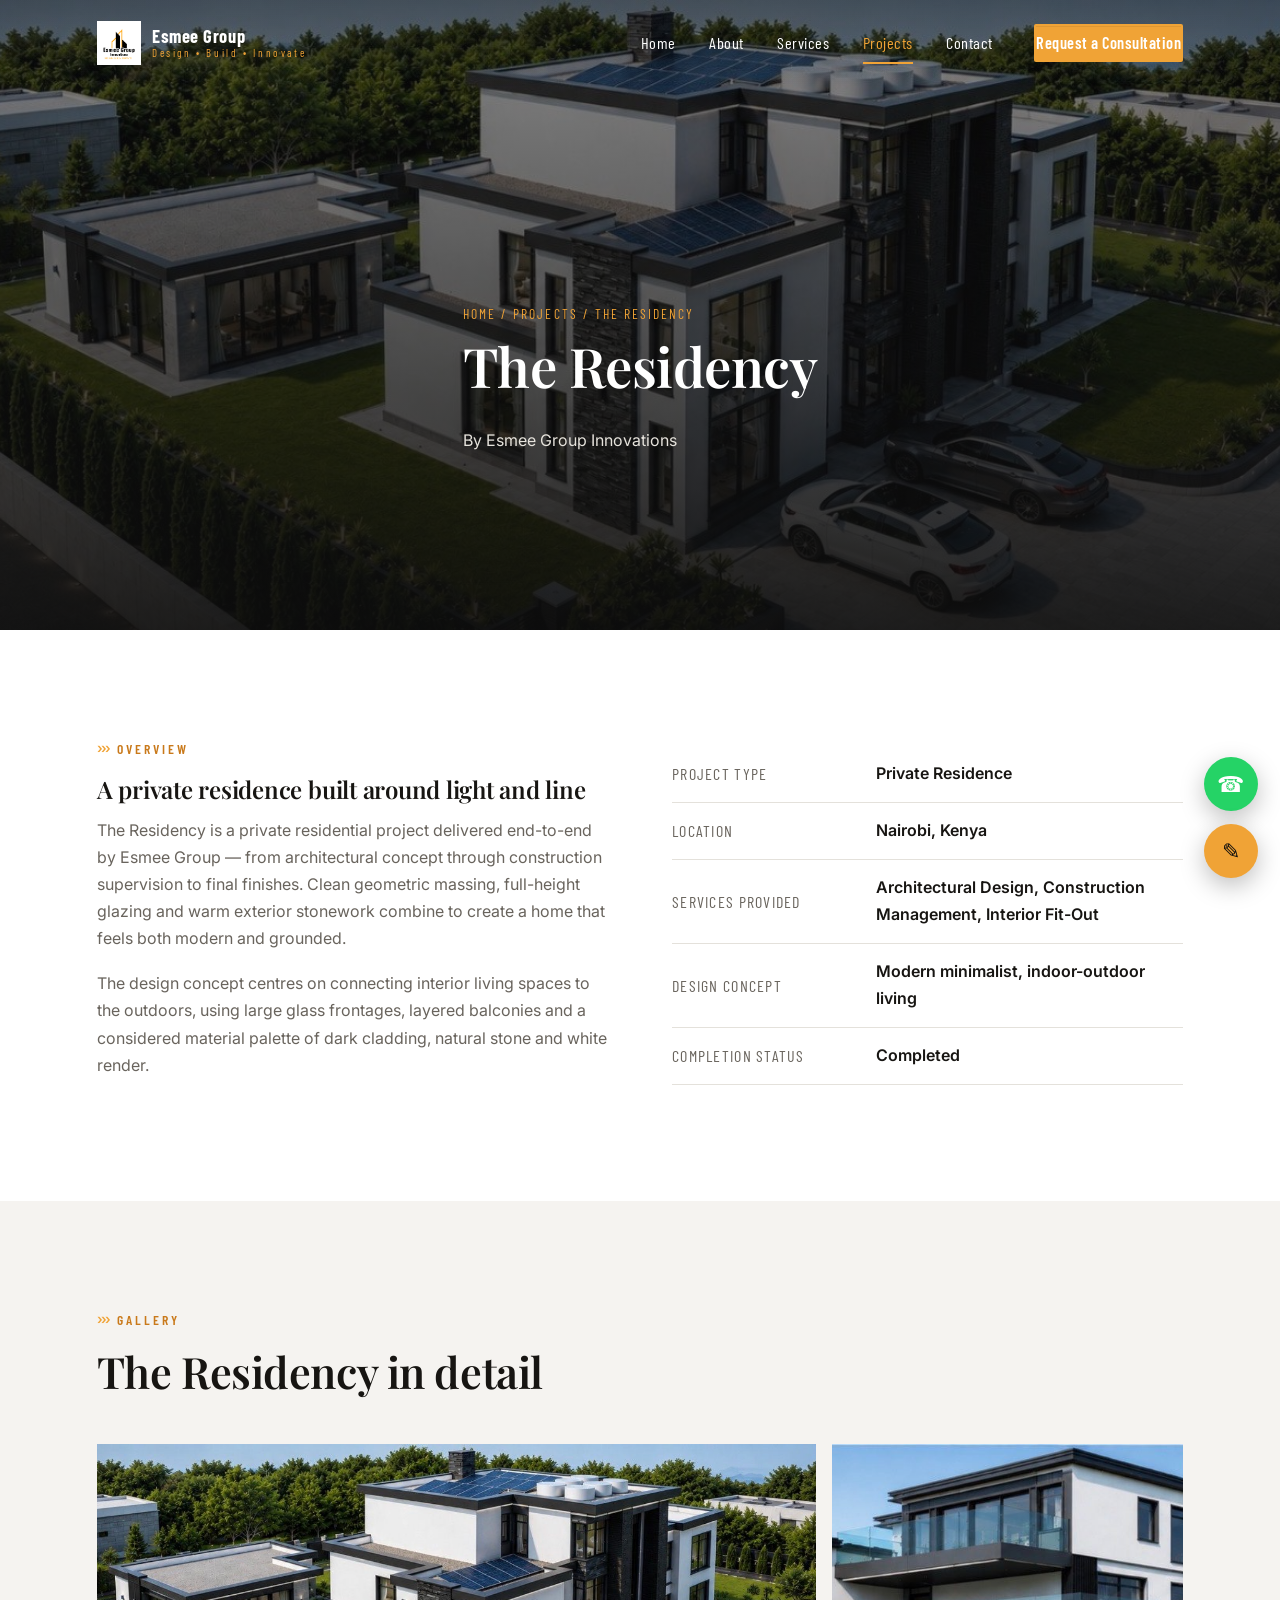
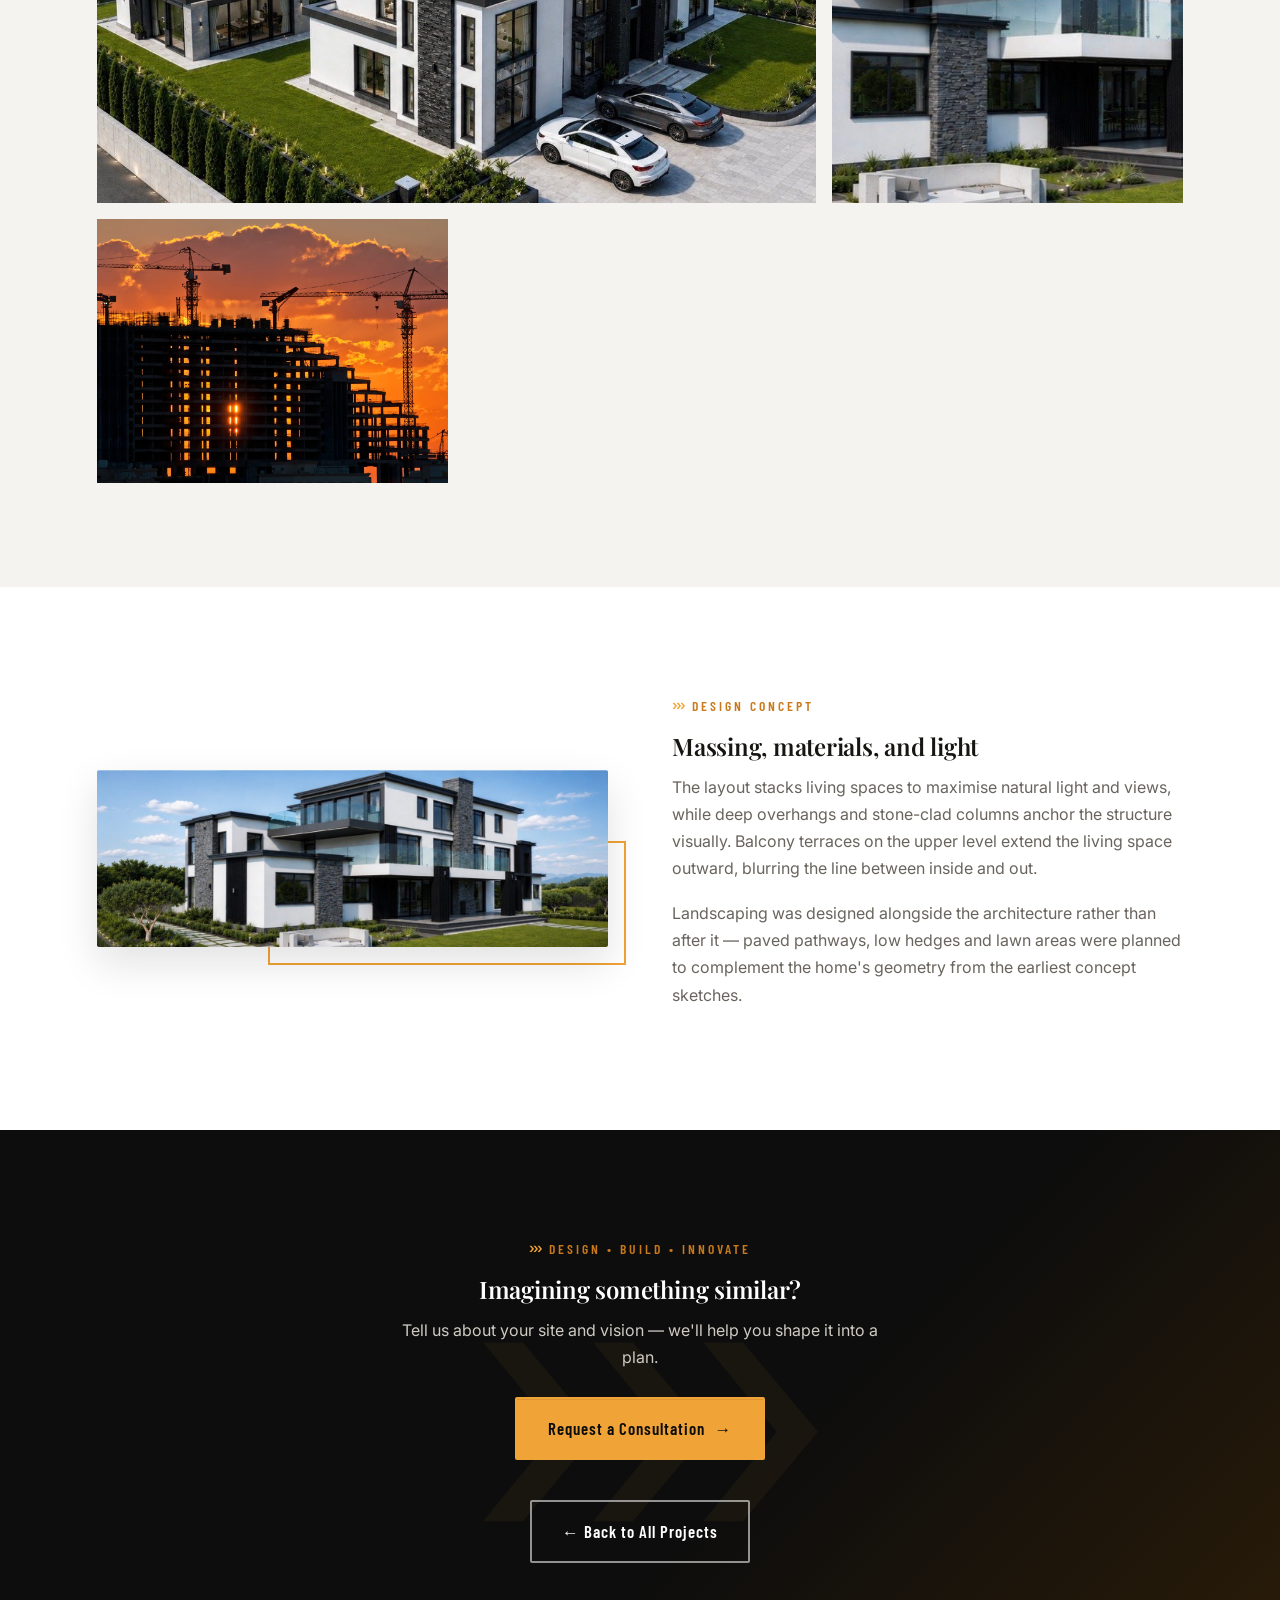
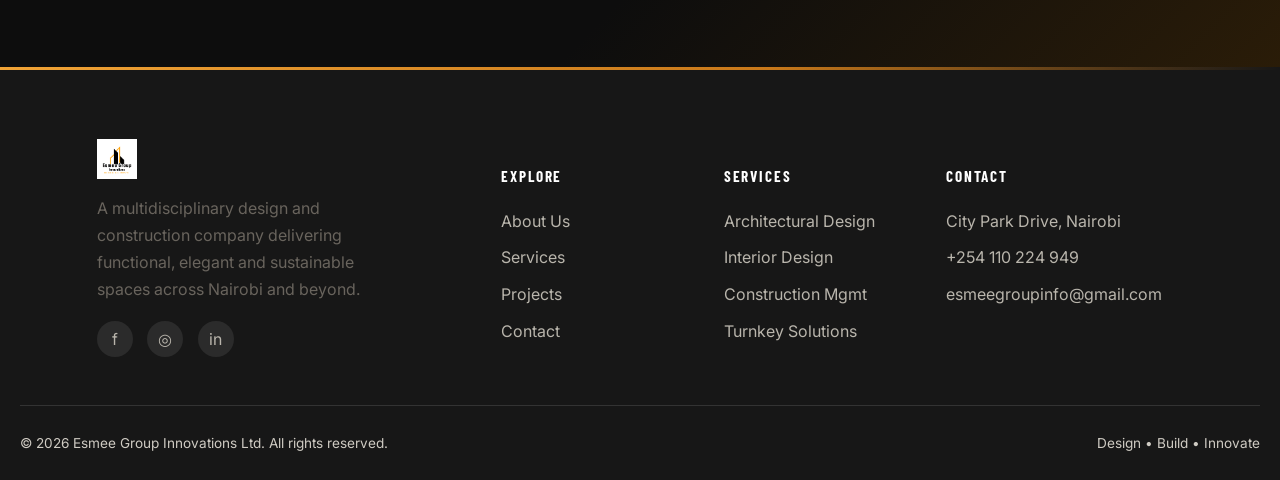
<file: project-residency.html>
<!DOCTYPE html>
<html lang="en">
<head>
<meta charset="UTF-8">
<meta name="viewport" content="width=device-width, initial-scale=1.0">
<title>The Residency | Projects | Esmee Group Innovations</title>
<meta name="description" content="The Residency — a private residence designed and delivered by Esmee Group Innovations.">
<link rel="icon" href="images/favicon.png">
<link rel="preconnect" href="https://fonts.googleapis.com">
<link href="https://fonts.googleapis.com/css2?family=Playfair+Display:wght@500;600;700&family=Inter:wght@400;500;600&family=Barlow+Condensed:wght@500;600;700&display=swap" rel="stylesheet">
<link rel="stylesheet" href="css/style.css">
</head>
<body>

<header class="site-header">
  <div class="wrap">
    <a href="index.html" class="brand">
      <img src="images/logo.png" alt="Esmee Group Innovations logo">
      <span class="brand-text"><strong>Esmee Group</strong><span>Design • Build • Innovate</span></span>
    </a>
    <nav class="nav-links">
      <a href="index.html">Home</a>
      <a href="about.html">About</a>
      <a href="services.html">Services</a>
      <a href="projects.html" class="active">Projects</a>
      <a href="contact.html">Contact</a>
      <a href="contact.html" class="btn btn-primary nav-cta">Request a Consultation</a>
    </nav>
    <button class="nav-toggle" aria-label="Toggle menu">☰</button>
  </div>
</header>

<section class="page-hero" style="background-image:url('images/residency-day.jpg');min-height:70vh;">
  <div class="wrap page-hero-inner">
    <p class="breadcrumb">Home / Projects / The Residency</p>
    <h1>The Residency</h1>
    <p style="color:#e6e3dc;max-width:520px;">By Esmee Group Innovations</p>
  </div>
</section>

<!-- OVERVIEW + META -->
<section>
  <div class="wrap split reveal">
    <div>
      <p class="eyebrow">Overview</p>
      <h2>A private residence built around light and line</h2>
      <p>The Residency is a private residential project delivered end-to-end by Esmee Group — from architectural concept through construction supervision to final finishes. Clean geometric massing, full-height glazing and warm exterior stonework combine to create a home that feels both modern and grounded.</p>
      <p>The design concept centres on connecting interior living spaces to the outdoors, using large glass frontages, layered balconies and a considered material palette of dark cladding, natural stone and white render.</p>
    </div>
    <table class="meta-table">
      <tr><td>Project Type</td><td>Private Residence</td></tr>
      <tr><td>Location</td><td>Nairobi, Kenya</td></tr>
      <tr><td>Services Provided</td><td>Architectural Design, Construction Management, Interior Fit-Out</td></tr>
      <tr><td>Design Concept</td><td>Modern minimalist, indoor-outdoor living</td></tr>
      <tr><td>Completion Status</td><td>Completed</td></tr>
    </table>
  </div>
</section>

<!-- GALLERY -->
<section style="background:var(--grey-bg);">
  <div class="wrap reveal">
    <div class="section-head">
      <p class="eyebrow">Gallery</p>
      <h2>The Residency in detail</h2>
    </div>
    <div class="gallery-grid">
      <img class="wide" src="images/residency-day.jpg" alt="The Residency front facade, daytime">
      <img src="images/residency-aerial.jpg" alt="The Residency aerial view">
      <img src="images/construction-crane.jpg" alt="Construction phase reference">
    </div>
  </div>
</section>

<!-- DESIGN CONCEPT -->
<section>
  <div class="wrap split reveal">
    <div class="frame">
      <img src="images/residency-aerial.jpg" alt="The Residency aerial overview">
    </div>
    <div>
      <p class="eyebrow">Design Concept</p>
      <h2>Massing, materials, and light</h2>
      <p>The layout stacks living spaces to maximise natural light and views, while deep overhangs and stone-clad columns anchor the structure visually. Balcony terraces on the upper level extend the living space outward, blurring the line between inside and out.</p>
      <p>Landscaping was designed alongside the architecture rather than after it — paved pathways, low hedges and lawn areas were planned to complement the home's geometry from the earliest concept sketches.</p>
    </div>
  </div>
</section>

<!-- NEXT PROJECT / CTA -->
<section class="cta-band">
  <div class="wrap reveal">
    <p class="eyebrow">Design • Build • Innovate</p>
    <h2>Imagining something similar?</h2>
    <p style="color:#cfcbc3;max-width:480px;margin:0 auto 1.6rem;">Tell us about your site and vision — we'll help you shape it into a plan.</p>
    <a href="contact.html" class="btn btn-primary btn-arrow">Request a Consultation</a>
    <div style="margin-top:2.5rem;">
      <a href="projects.html" class="btn btn-outline">← Back to All Projects</a>
    </div>
  </div>
</section>

<footer>
  <div class="wrap footer-grid">
    <div class="footer-brand">
      <img src="images/logo.png" alt="Esmee Group Innovations">
      <p>A multidisciplinary design and construction company delivering functional, elegant and sustainable spaces across Nairobi and beyond.</p>
      <div class="socials">
        <a href="#" aria-label="Facebook">f</a>
        <a href="#" aria-label="Instagram">◎</a>
        <a href="#" aria-label="LinkedIn">in</a>
      </div>
    </div>
    <div>
      <h5>Explore</h5>
      <a href="about.html">About Us</a>
      <a href="services.html">Services</a>
      <a href="projects.html">Projects</a>
      <a href="contact.html">Contact</a>
    </div>
    <div>
      <h5>Services</h5>
      <a href="services.html#architectural-design">Architectural Design</a>
      <a href="services.html#interior-design">Interior Design</a>
      <a href="services.html#construction-management">Construction Mgmt</a>
      <a href="services.html#turnkey">Turnkey Solutions</a>
    </div>
    <div>
      <h5>Contact</h5>
      <a href="#">City Park Drive, Nairobi</a>
      <a href="tel:+254110224949">+254 110 224 949</a>
      <a href="mailto:esmeegroupinfo@gmail.com">esmeegroupinfo@gmail.com</a>
    </div>
  </div>
  <div class="wrap footer-bottom">
    <span>© 2026 Esmee Group Innovations Ltd. All rights reserved.</span>
    <span>Design • Build • Innovate</span>
  </div>
</footer>

<div class="float-btns">
  <a href="https://wa.me/254110224949" class="float-btn whatsapp" aria-label="Chat on WhatsApp" target="_blank" rel="noopener">☎</a>
  <a href="contact.html" class="float-btn quote" aria-label="Request a quote">✎</a>
</div>

<script src="js/main.js"></script>
</body>
</html>
</file>
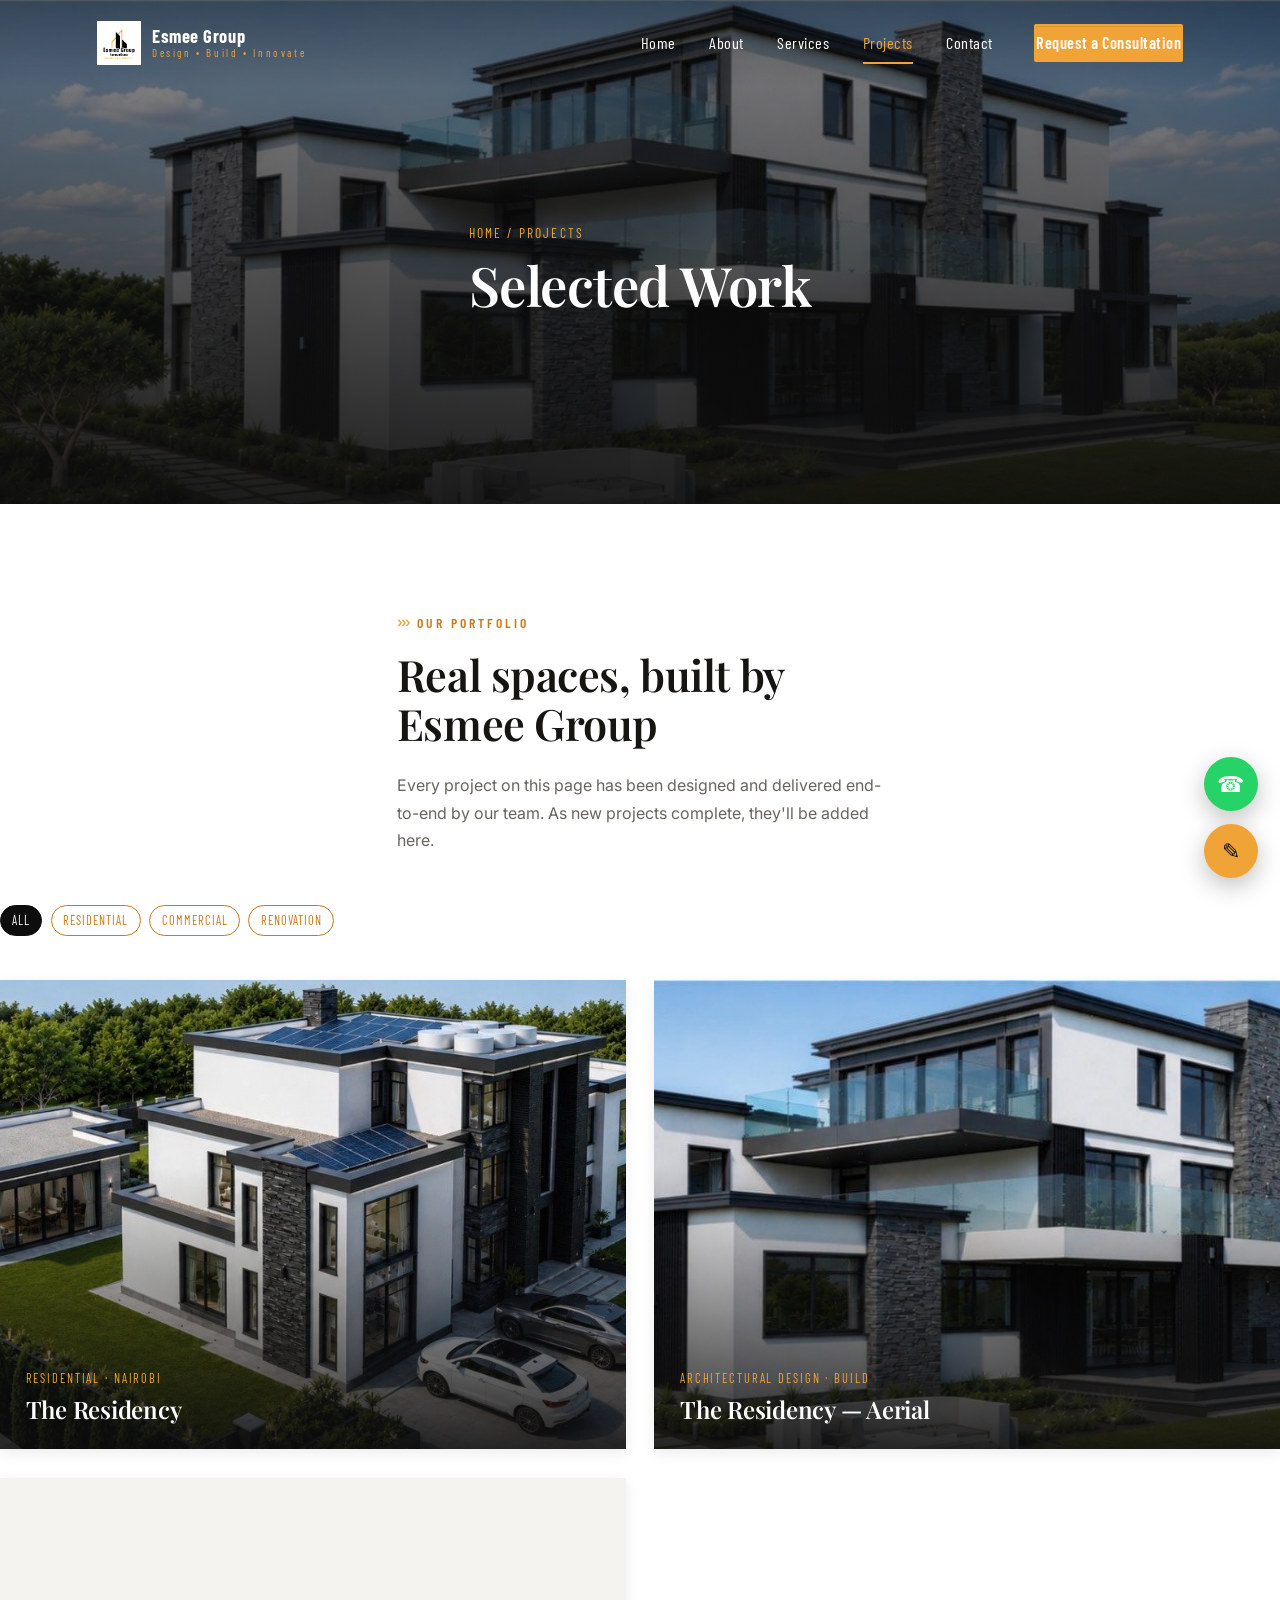
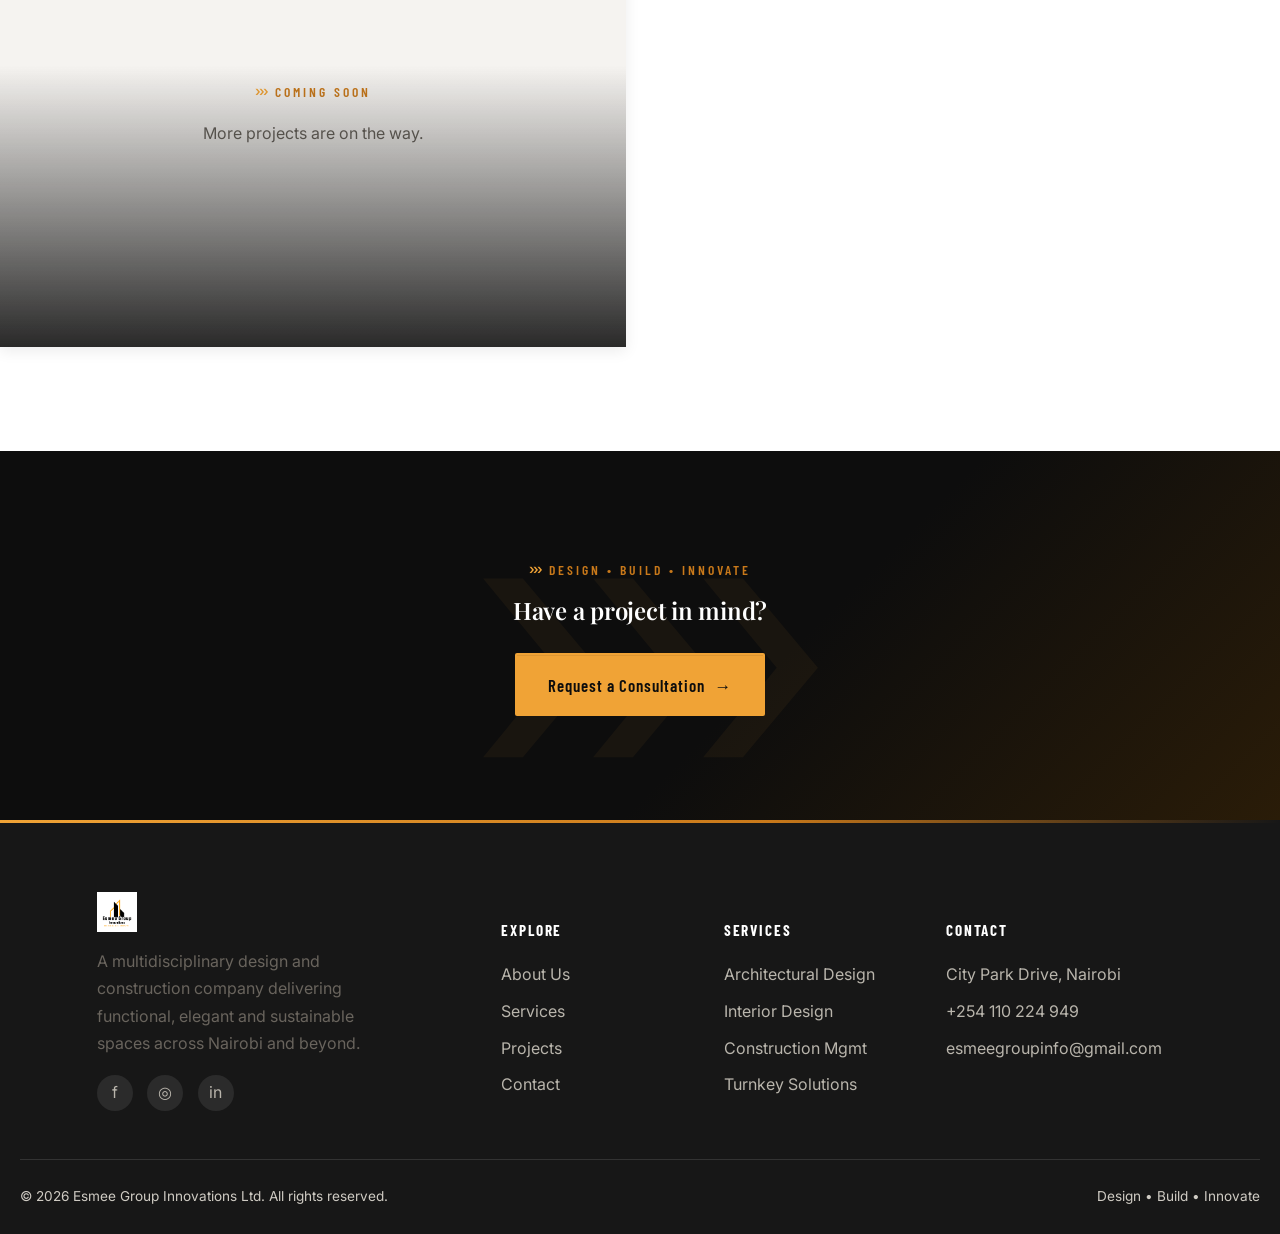
<file: projects.html>
<!DOCTYPE html>
<html lang="en">
<head>
<meta charset="UTF-8">
<meta name="viewport" content="width=device-width, initial-scale=1.0">
<title>Projects | Esmee Group Innovations</title>
<meta name="description" content="Explore projects delivered by Esmee Group Innovations, including The Residency.">
<link rel="icon" href="images/favicon.png">
<link rel="preconnect" href="https://fonts.googleapis.com">
<link href="https://fonts.googleapis.com/css2?family=Playfair+Display:wght@500;600;700&family=Inter:wght@400;500;600&family=Barlow+Condensed:wght@500;600;700&display=swap" rel="stylesheet">
<link rel="stylesheet" href="css/style.css">
</head>
<body>

<header class="site-header">
  <div class="wrap">
    <a href="index.html" class="brand">
      <img src="images/logo.png" alt="Esmee Group Innovations logo">
      <span class="brand-text"><strong>Esmee Group</strong><span>Design • Build • Innovate</span></span>
    </a>
    <nav class="nav-links">
      <a href="index.html">Home</a>
      <a href="about.html">About</a>
      <a href="services.html">Services</a>
      <a href="projects.html" class="active">Projects</a>
      <a href="contact.html">Contact</a>
      <a href="contact.html" class="btn btn-primary nav-cta">Request a Consultation</a>
    </nav>
    <button class="nav-toggle" aria-label="Toggle menu">☰</button>
  </div>
</header>

<section class="page-hero" style="background-image:url('images/residency-aerial.jpg');">
  <div class="wrap page-hero-inner">
    <p class="breadcrumb">Home / Projects</p>
    <h1>Selected Work</h1>
  </div>
</section>

<section>
  <div class="wrap section-head reveal">
    <p class="eyebrow">Our Portfolio</p>
    <h2>Real spaces, built by Esmee Group</h2>
    <p>Every project on this page has been designed and delivered end-to-end by our team. As new projects complete, they'll be added here.</p>
  </div>

  <!-- filter tabs (visual only — extend with JS filtering as the portfolio grows) -->
  <div class="reveal" style="margin-bottom:2.5rem;">
    <span class="tag-pill" style="background:var(--black);color:var(--white);border-color:var(--black);">All</span>
    <span class="tag-pill">Residential</span>
    <span class="tag-pill">Commercial</span>
    <span class="tag-pill">Renovation</span>
  </div>

  <div class="project-grid reveal">
    <a href="project-residency.html" class="project-card">
      <img src="images/residency-day.jpg" alt="The Residency — front facade">
      <div class="project-card-info">
        <span class="tag">Residential · Nairobi</span>
        <h3>The Residency</h3>
      </div>
    </a>
    <a href="project-residency.html" class="project-card">
      <img src="images/residency-aerial.jpg" alt="The Residency — aerial view">
      <div class="project-card-info">
        <span class="tag">Architectural Design · Build</span>
        <h3>The Residency — Aerial</h3>
      </div>
    </a>
    <!-- More projects will slot in here in the same .project-card format -->
    <div class="project-card" style="display:flex;align-items:center;justify-content:center;background:var(--grey-bg);">
      <div class="text-center" style="color:var(--grey-text);padding:2rem;">
        <p class="eyebrow" style="justify-content:center;">Coming Soon</p>
        <p style="margin:0;">More projects are on the way.</p>
      </div>
    </div>
  </div>
</section>

<section class="cta-band">
  <div class="wrap reveal">
    <p class="eyebrow">Design • Build • Innovate</p>
    <h2>Have a project in mind?</h2>
    <a href="contact.html" class="btn btn-primary btn-arrow" style="margin-top:1rem;">Request a Consultation</a>
  </div>
</section>

<footer>
  <div class="wrap footer-grid">
    <div class="footer-brand">
      <img src="images/logo.png" alt="Esmee Group Innovations">
      <p>A multidisciplinary design and construction company delivering functional, elegant and sustainable spaces across Nairobi and beyond.</p>
      <div class="socials">
        <a href="#" aria-label="Facebook">f</a>
        <a href="#" aria-label="Instagram">◎</a>
        <a href="#" aria-label="LinkedIn">in</a>
      </div>
    </div>
    <div>
      <h5>Explore</h5>
      <a href="about.html">About Us</a>
      <a href="services.html">Services</a>
      <a href="projects.html">Projects</a>
      <a href="contact.html">Contact</a>
    </div>
    <div>
      <h5>Services</h5>
      <a href="services.html#architectural-design">Architectural Design</a>
      <a href="services.html#interior-design">Interior Design</a>
      <a href="services.html#construction-management">Construction Mgmt</a>
      <a href="services.html#turnkey">Turnkey Solutions</a>
    </div>
    <div>
      <h5>Contact</h5>
      <a href="#">City Park Drive, Nairobi</a>
      <a href="tel:+254110224949">+254 110 224 949</a>
      <a href="mailto:esmeegroupinfo@gmail.com">esmeegroupinfo@gmail.com</a>
    </div>
  </div>
  <div class="wrap footer-bottom">
    <span>© 2026 Esmee Group Innovations Ltd. All rights reserved.</span>
    <span>Design • Build • Innovate</span>
  </div>
</footer>

<div class="float-btns">
  <a href="https://wa.me/254110224949" class="float-btn whatsapp" aria-label="Chat on WhatsApp" target="_blank" rel="noopener">☎</a>
  <a href="contact.html" class="float-btn quote" aria-label="Request a quote">✎</a>
</div>

<script src="js/main.js"></script>
</body>
</html>
</file>
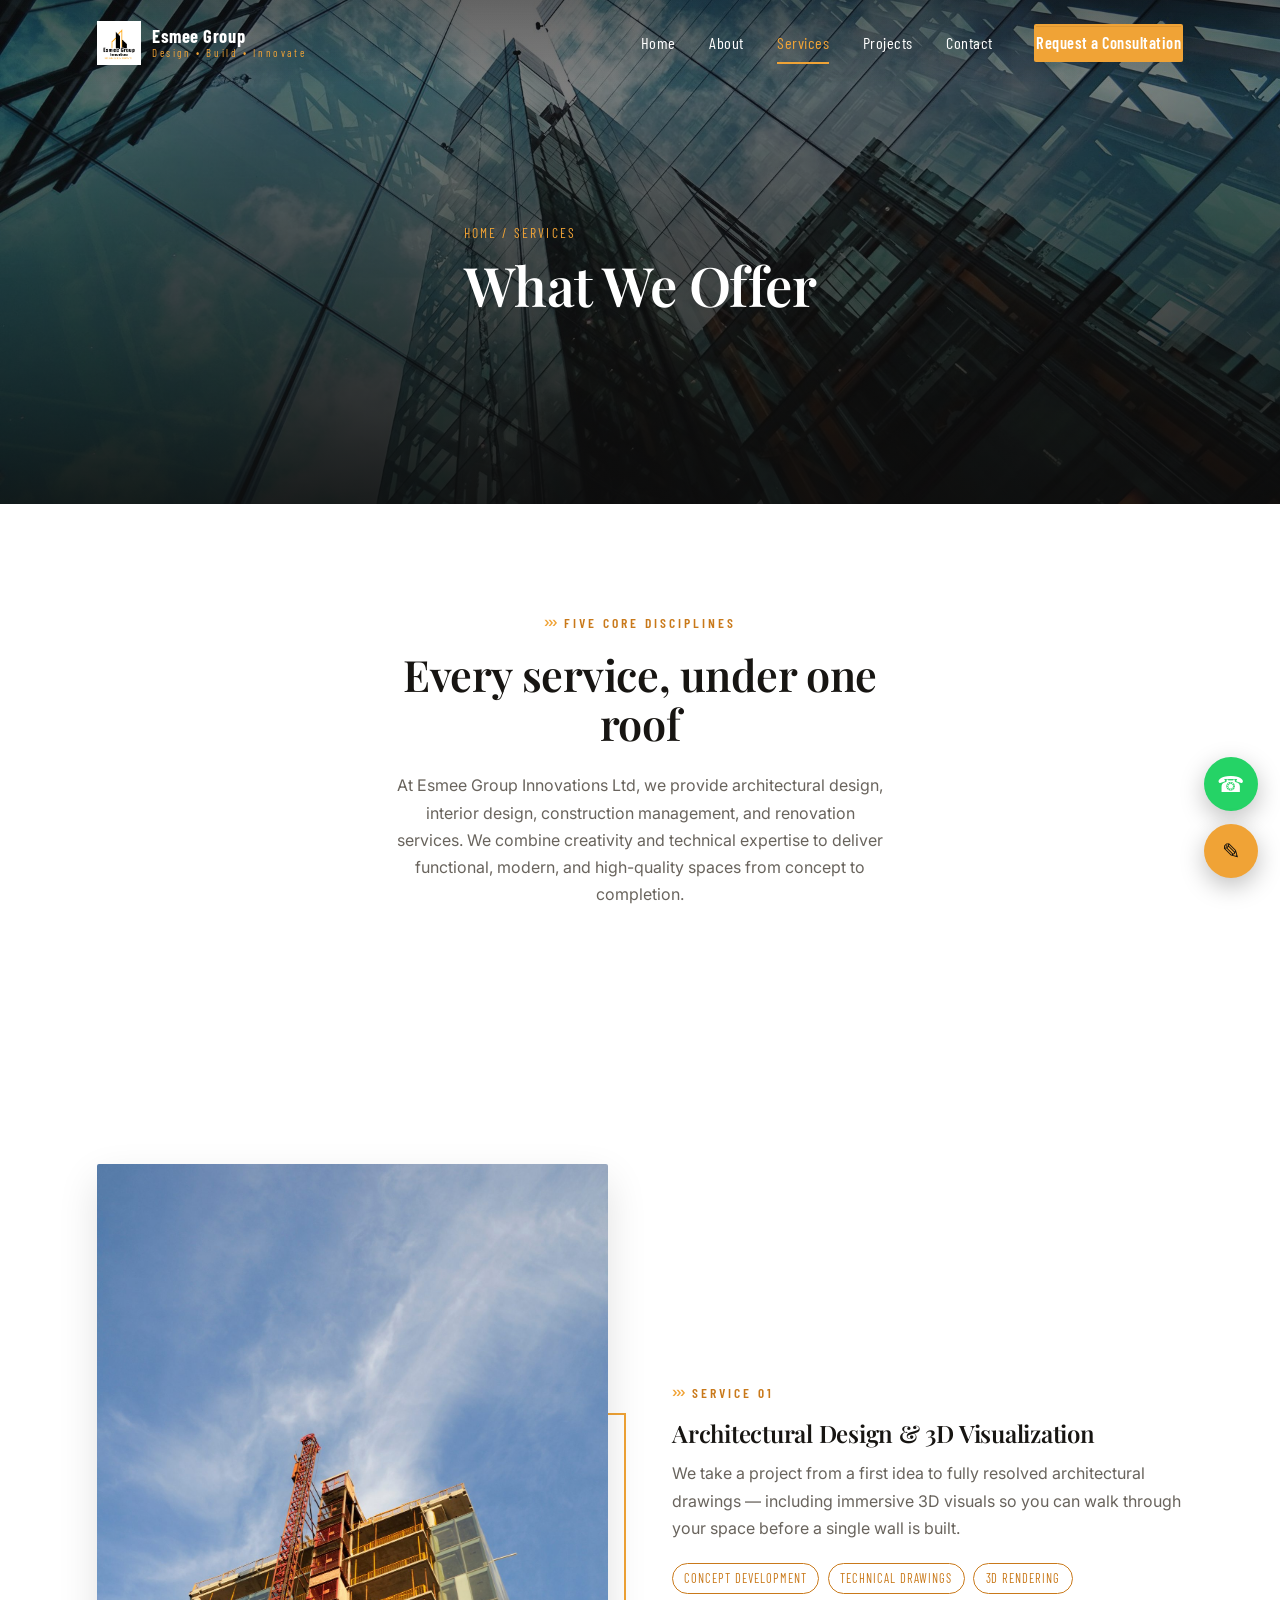
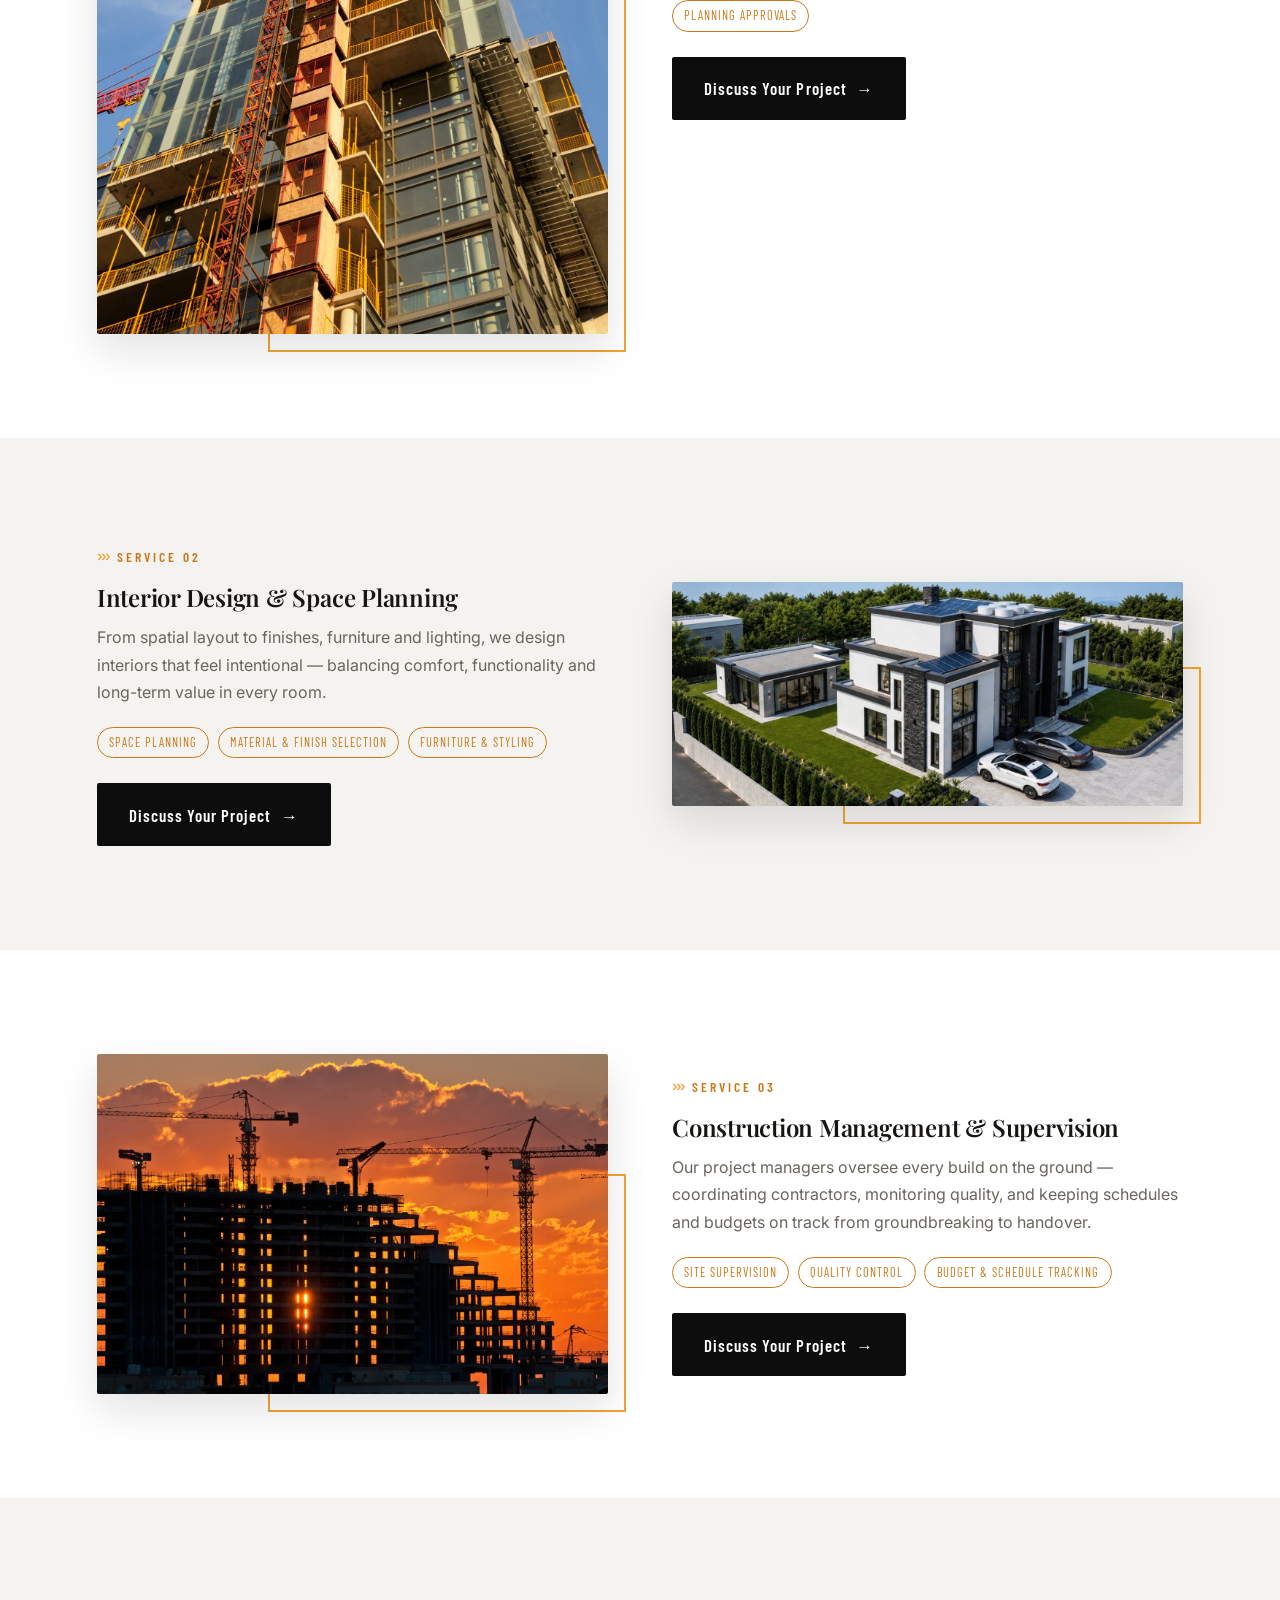
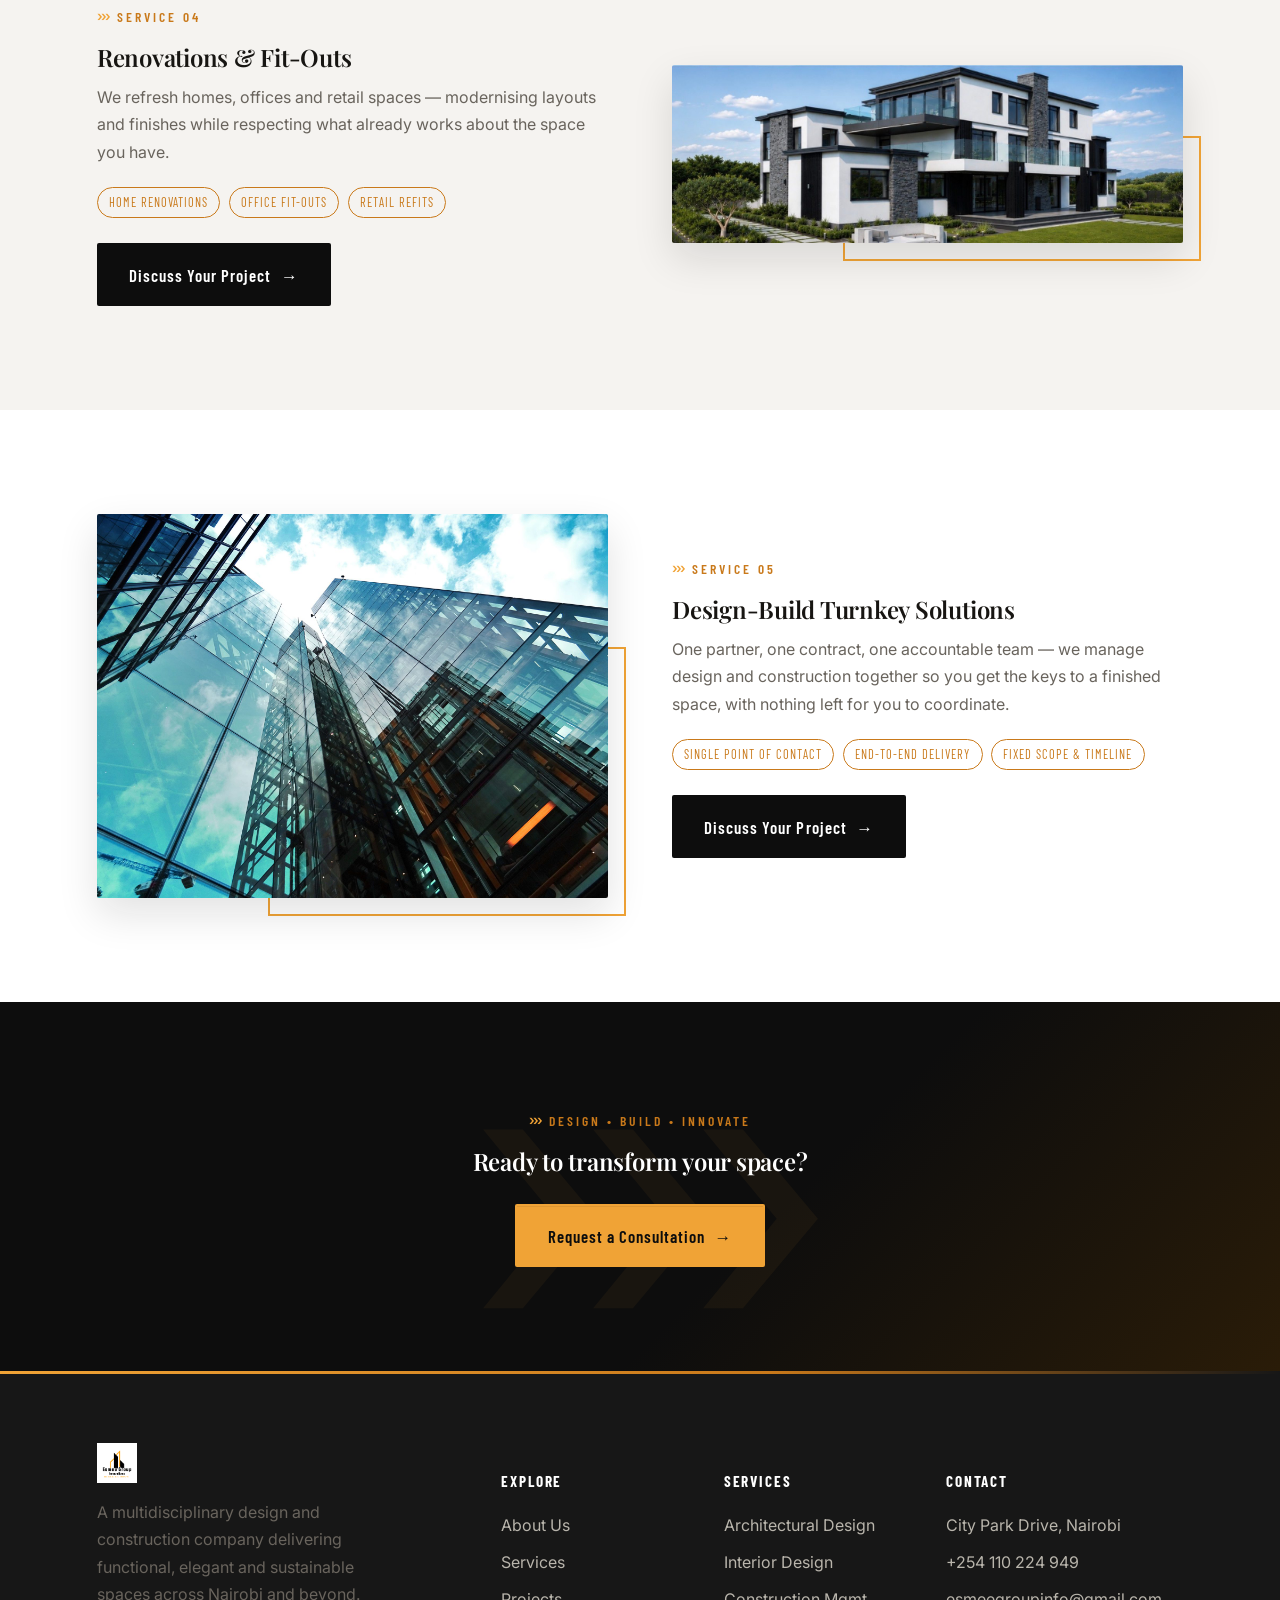
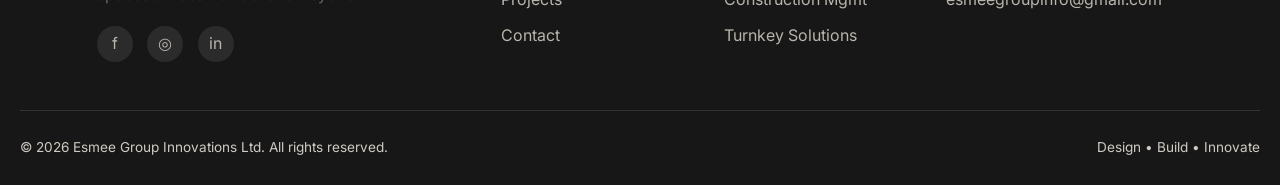
<file: services.html>
<!DOCTYPE html>
<html lang="en">
<head>
<meta charset="UTF-8">
<meta name="viewport" content="width=device-width, initial-scale=1.0">
<title>Services | Esmee Group Innovations</title>
<meta name="description" content="Architectural design, interior design, construction management, renovations and turnkey solutions from Esmee Group Innovations.">
<link rel="icon" href="images/favicon.png">
<link rel="preconnect" href="https://fonts.googleapis.com">
<link href="https://fonts.googleapis.com/css2?family=Playfair+Display:wght@500;600;700&family=Inter:wght@400;500;600&family=Barlow+Condensed:wght@500;600;700&display=swap" rel="stylesheet">
<link rel="stylesheet" href="css/style.css">
</head>
<body>

<header class="site-header">
  <div class="wrap">
    <a href="index.html" class="brand">
      <img src="images/logo.png" alt="Esmee Group Innovations logo">
      <span class="brand-text"><strong>Esmee Group</strong><span>Design • Build • Innovate</span></span>
    </a>
    <nav class="nav-links">
      <a href="index.html">Home</a>
      <a href="about.html">About</a>
      <a href="services.html" class="active">Services</a>
      <a href="projects.html">Projects</a>
      <a href="contact.html">Contact</a>
      <a href="contact.html" class="btn btn-primary nav-cta">Request a Consultation</a>
    </nav>
    <button class="nav-toggle" aria-label="Toggle menu">☰</button>
  </div>
</header>

<section class="page-hero" style="background-image:url('images/hero-construction.jpg');">
  <div class="wrap page-hero-inner">
    <p class="breadcrumb">Home / Services</p>
    <h1>What We Offer</h1>
  </div>
</section>

<section>
  <div class="wrap section-head center reveal" style="margin-left:auto;margin-right:auto;">
    <p class="eyebrow" style="justify-content:center;">Five Core Disciplines</p>
    <h2>Every service, under one roof</h2>
    <p>At Esmee Group Innovations Ltd, we provide architectural design, interior design, construction management, and renovation services. We combine creativity and technical expertise to deliver functional, modern, and high-quality spaces from concept to completion.</p>
  </div>
</section>

<!-- SERVICE 1 -->
<section id="architectural-design">
  <div class="wrap split reveal">
    <div class="frame">
      <img src="images/glass-tower.jpg" alt="Architectural design — glass tower facade">
    </div>
    <div>
      <p class="eyebrow">Service 01</p>
      <h2>Architectural Design &amp; 3D Visualization</h2>
      <p>We take a project from a first idea to fully resolved architectural drawings — including immersive 3D visuals so you can walk through your space before a single wall is built.</p>
      <ul style="margin-bottom:1.4rem;">
        <li class="tag-pill">Concept Development</li>
        <li class="tag-pill" style="display:inline-block;">Technical Drawings</li>
        <li class="tag-pill" style="display:inline-block;">3D Rendering</li>
        <li class="tag-pill" style="display:inline-block;">Planning Approvals</li>
      </ul>
      <a href="contact.html" class="btn btn-dark btn-arrow">Discuss Your Project</a>
    </div>
  </div>
</section>

<!-- SERVICE 2 -->
<section id="interior-design" style="background:var(--grey-bg);">
  <div class="wrap split reveal">
    <div>
      <p class="eyebrow">Service 02</p>
      <h2>Interior Design &amp; Space Planning</h2>
      <p>From spatial layout to finishes, furniture and lighting, we design interiors that feel intentional — balancing comfort, functionality and long-term value in every room.</p>
      <ul style="margin-bottom:1.4rem;">
        <li class="tag-pill">Space Planning</li>
        <li class="tag-pill" style="display:inline-block;">Material &amp; Finish Selection</li>
        <li class="tag-pill" style="display:inline-block;">Furniture &amp; Styling</li>
      </ul>
      <a href="contact.html" class="btn btn-dark btn-arrow">Discuss Your Project</a>
    </div>
    <div class="frame">
      <img src="images/residency-day.jpg" alt="Interior design reference — The Residency">
    </div>
  </div>
</section>

<!-- SERVICE 3 -->
<section id="construction-management">
  <div class="wrap split reveal">
    <div class="frame">
      <img src="images/construction-crane.jpg" alt="Construction management on-site">
    </div>
    <div>
      <p class="eyebrow">Service 03</p>
      <h2>Construction Management &amp; Supervision</h2>
      <p>Our project managers oversee every build on the ground — coordinating contractors, monitoring quality, and keeping schedules and budgets on track from groundbreaking to handover.</p>
      <ul style="margin-bottom:1.4rem;">
        <li class="tag-pill">Site Supervision</li>
        <li class="tag-pill" style="display:inline-block;">Quality Control</li>
        <li class="tag-pill" style="display:inline-block;">Budget &amp; Schedule Tracking</li>
      </ul>
      <a href="contact.html" class="btn btn-dark btn-arrow">Discuss Your Project</a>
    </div>
  </div>
</section>

<!-- SERVICE 4 -->
<section id="renovations" style="background:var(--grey-bg);">
  <div class="wrap split reveal">
    <div>
      <p class="eyebrow">Service 04</p>
      <h2>Renovations &amp; Fit-Outs</h2>
      <p>We refresh homes, offices and retail spaces — modernising layouts and finishes while respecting what already works about the space you have.</p>
      <ul style="margin-bottom:1.4rem;">
        <li class="tag-pill">Home Renovations</li>
        <li class="tag-pill" style="display:inline-block;">Office Fit-Outs</li>
        <li class="tag-pill" style="display:inline-block;">Retail Refits</li>
      </ul>
      <a href="contact.html" class="btn btn-dark btn-arrow">Discuss Your Project</a>
    </div>
    <div class="frame">
      <img src="images/residency-aerial.jpg" alt="Renovation reference — aerial view">
    </div>
  </div>
</section>

<!-- SERVICE 5 -->
<section id="turnkey">
  <div class="wrap split reveal">
    <div class="frame">
      <img src="images/hero-construction.jpg" alt="Turnkey design-build solutions">
    </div>
    <div>
      <p class="eyebrow">Service 05</p>
      <h2>Design-Build Turnkey Solutions</h2>
      <p>One partner, one contract, one accountable team — we manage design and construction together so you get the keys to a finished space, with nothing left for you to coordinate.</p>
      <ul style="margin-bottom:1.4rem;">
        <li class="tag-pill">Single Point of Contact</li>
        <li class="tag-pill" style="display:inline-block;">End-to-End Delivery</li>
        <li class="tag-pill" style="display:inline-block;">Fixed Scope &amp; Timeline</li>
      </ul>
      <a href="contact.html" class="btn btn-dark btn-arrow">Discuss Your Project</a>
    </div>
  </div>
</section>

<!-- CTA -->
<section class="cta-band">
  <div class="wrap reveal">
    <p class="eyebrow">Design • Build • Innovate</p>
    <h2>Ready to transform your space?</h2>
    <a href="contact.html" class="btn btn-primary btn-arrow" style="margin-top:1rem;">Request a Consultation</a>
  </div>
</section>

<footer>
  <div class="wrap footer-grid">
    <div class="footer-brand">
      <img src="images/logo.png" alt="Esmee Group Innovations">
      <p>A multidisciplinary design and construction company delivering functional, elegant and sustainable spaces across Nairobi and beyond.</p>
      <div class="socials">
        <a href="#" aria-label="Facebook">f</a>
        <a href="#" aria-label="Instagram">◎</a>
        <a href="#" aria-label="LinkedIn">in</a>
      </div>
    </div>
    <div>
      <h5>Explore</h5>
      <a href="about.html">About Us</a>
      <a href="services.html">Services</a>
      <a href="projects.html">Projects</a>
      <a href="contact.html">Contact</a>
    </div>
    <div>
      <h5>Services</h5>
      <a href="services.html#architectural-design">Architectural Design</a>
      <a href="services.html#interior-design">Interior Design</a>
      <a href="services.html#construction-management">Construction Mgmt</a>
      <a href="services.html#turnkey">Turnkey Solutions</a>
    </div>
    <div>
      <h5>Contact</h5>
      <a href="#">City Park Drive, Nairobi</a>
      <a href="tel:+254110224949">+254 110 224 949</a>
      <a href="mailto:esmeegroupinfo@gmail.com">esmeegroupinfo@gmail.com</a>
    </div>
  </div>
  <div class="wrap footer-bottom">
    <span>© 2026 Esmee Group Innovations Ltd. All rights reserved.</span>
    <span>Design • Build • Innovate</span>
  </div>
</footer>

<div class="float-btns">
  <a href="https://wa.me/254110224949" class="float-btn whatsapp" aria-label="Chat on WhatsApp" target="_blank" rel="noopener">☎</a>
  <a href="contact.html" class="float-btn quote" aria-label="Request a quote">✎</a>
</div>

<script src="js/main.js"></script>
</body>
</html>
</file>
<file: css/style.css>
/* ============================================
   ESMEE GROUP INNOVATIONS — Stylesheet
   Design tokens
   ============================================ */
:root{
  --black:#0d0d0d;
  --charcoal:#171717;
  --charcoal-soft:#232323;
  --orange:#f0a336;
  --orange-light:#f7c274;
  --orange-dark:#c9791a;
  --white:#ffffff;
  --grey-bg:#f5f3f0;
  --grey-line:#e4e1db;
  --grey-text:#69645d;
  --ink:#171512;

  --font-display:'Playfair Display', Georgia, serif;
  --font-body:'Inter', -apple-system, sans-serif;
  --font-tag:'Barlow Condensed', sans-serif;

  --max:1240px;
  --pad:6vw;

  --ease:cubic-bezier(.22,1,.36,1);
  --shadow-sm:0 4px 14px rgba(13,13,13,.08);
  --shadow-md:0 16px 40px rgba(13,13,13,.12);
  --shadow-lg:0 28px 64px rgba(13,13,13,.22);
}

*,*::before,*::after{box-sizing:border-box;}
html{scroll-behavior:smooth;}
@media(prefers-reduced-motion:reduce){html{scroll-behavior:auto;}}
body{
  margin:0;
  font-family:var(--font-body);
  color:var(--ink);
  background:var(--white);
  line-height:1.7;
  -webkit-font-smoothing:antialiased;
  -moz-osx-font-smoothing:grayscale;
}
img{max-width:100%;display:block;}
a{color:inherit;text-decoration:none;}
ul{list-style:none;margin:0;padding:0;}
h1,h2,h3,h4{font-family:var(--font-display);font-weight:600;margin:0 0 .55em;line-height:1.14;letter-spacing:-.01em;}
p{margin:0 0 1.1em;color:var(--grey-text);}

/* Consistent focus ring for accessibility */
a:focus-visible,button:focus-visible,input:focus-visible,textarea:focus-visible,select:focus-visible{
  outline:2px solid var(--orange);outline-offset:3px;border-radius:1px;
}

/* Selection color for a small branded touch */
::selection{background:var(--orange);color:var(--black);}

/* Scroll progress bar (injected by main.js) */
.scroll-progress{position:fixed;top:0;left:0;height:3px;background:var(--orange);z-index:1200;width:0%;transition:width .1s linear;}

.wrap{max-width:var(--max);margin:0 auto;padding-left:var(--pad);padding-right:var(--pad);}
section{padding:6.5rem 0;}
@media(max-width:768px){section{padding:3.5rem 0;}}

.eyebrow{
  font-family:var(--font-tag);
  letter-spacing:.22em;
  text-transform:uppercase;
  color:var(--orange-dark);
  font-size:.85rem;
  font-weight:600;
  display:inline-flex;
  align-items:center;
  gap:.5rem;
  margin-bottom:1rem;
}
.eyebrow::before{content:"›››";color:var(--orange);letter-spacing:-2px;font-family:var(--font-body);}

.btn{
  display:inline-flex;
  align-items:center;
  gap:.6rem;
  padding:.95rem 1.9rem;
  font-family:var(--font-tag);
  letter-spacing:.06em;
  font-size:1.05rem;
  font-weight:600;
  border-radius:2px;
  transition:transform .3s var(--ease), background .3s var(--ease), color .3s var(--ease), box-shadow .3s var(--ease);
  border:2px solid transparent;
  cursor:pointer;
}
.btn:active{transform:translateY(0) scale(.98);}
.btn-primary{background:var(--orange);color:var(--black);box-shadow:0 1px 0 rgba(13,13,13,.08) inset;}
.btn-primary:hover{background:var(--orange-dark);transform:translateY(-3px);box-shadow:var(--shadow-md);}
.btn-outline{border-color:rgba(255,255,255,.55);color:var(--white);}
.btn-outline:hover{background:var(--white);color:var(--black);transform:translateY(-3px);border-color:var(--white);box-shadow:var(--shadow-md);}
.btn-dark{background:var(--black);color:var(--white);}
.btn-dark:hover{background:var(--orange);color:var(--black);transform:translateY(-3px);box-shadow:var(--shadow-md);}
.btn-arrow::after{content:"→";transition:transform .3s var(--ease);}
.btn-arrow:hover::after{transform:translateX(5px);}

/* ---------- Header ---------- */
.site-header{
  position:fixed;top:0;left:0;right:0;z-index:1000;
  padding:1.3rem 0;
  transition:background .4s var(--ease), box-shadow .4s var(--ease), padding .4s var(--ease), backdrop-filter .4s var(--ease);
  background:linear-gradient(180deg, rgba(13,13,13,.35), rgba(13,13,13,0));
}
.site-header.solid{
  background:rgba(13,13,13,.92);
  backdrop-filter:blur(10px) saturate(140%);
  -webkit-backdrop-filter:blur(10px) saturate(140%);
  box-shadow:0 6px 24px rgba(0,0,0,.18);
  padding:.75rem 0;
  border-bottom:1px solid rgba(255,255,255,.06);
}
.site-header .wrap{display:flex;align-items:center;justify-content:space-between;}
.brand{display:flex;align-items:center;gap:.7rem;}
.brand img{height:44px;width:auto;}
.brand-text{font-family:var(--font-tag);color:var(--white);line-height:1.05;}
.brand-text strong{display:block;font-size:1.15rem;letter-spacing:.03em;}
.brand-text span{display:block;font-size:.68rem;letter-spacing:.24em;color:var(--orange);}

.nav-links{display:flex;align-items:center;gap:2.1rem;}
.nav-links a{
  font-family:var(--font-tag);
  font-size:1.02rem;
  letter-spacing:.03em;
  color:var(--white);
  position:relative;
  padding:.2rem 0;
}
.nav-links a::after{
  content:"";position:absolute;left:0;bottom:-4px;height:2px;width:0;
  background:var(--orange);transition:width .25s ease;
}
.nav-links a:hover::after,.nav-links a.active::after{width:100%;}
.nav-links a.active{color:var(--orange);}
.nav-cta{margin-left:.5rem;}

.nav-toggle{display:none;background:none;border:0;color:var(--white);font-size:1.6rem;cursor:pointer;position:relative;z-index:1001;}

.nav-overlay{
  position:fixed;inset:0;background:rgba(13,13,13,.5);backdrop-filter:blur(2px);
  z-index:999;opacity:0;pointer-events:none;transition:opacity .35s var(--ease);
}
.nav-overlay.show{opacity:1;pointer-events:auto;}
@media(min-width:901px){.nav-overlay{display:none;}}

@media(max-width:900px){
  .nav-links{
    position:fixed;inset:0 0 0 auto;height:100vh;width:min(78vw,340px);
    background:var(--black);flex-direction:column;align-items:flex-start;
    justify-content:center;gap:1.8rem;padding:2rem var(--pad);
    transform:translateX(100%);transition:transform .35s ease;
  }
  .nav-links.open{transform:translateX(0);}
  .nav-toggle{display:block;}
}

/* ---------- Hero ---------- */
.hero{
  position:relative;min-height:88vh;display:flex;align-items:flex-end;
  background-size:cover;background-position:center;color:var(--white);
  isolation:isolate;
  animation:hero-zoom 16s var(--ease) forwards;
}
.hero::before{
  content:"";position:absolute;inset:0;z-index:-1;
  background:linear-gradient(180deg, rgba(13,13,13,.5) 0%, rgba(13,13,13,.42) 40%, rgba(13,13,13,.95) 100%);
}
.hero-inner{padding-bottom:5.5rem;max-width:780px;}
.hero .eyebrow{color:var(--orange);opacity:0;animation:hero-rise .8s var(--ease) .15s forwards;}
.hero .eyebrow::before{color:var(--orange);}
.hero h1{font-size:clamp(2.3rem,5vw,3.9rem);color:var(--white);opacity:0;animation:hero-rise .9s var(--ease) .32s forwards;}
.hero p.lead{color:#e6e3dc;font-size:1.12rem;max-width:540px;opacity:0;animation:hero-rise .9s var(--ease) .5s forwards;}
.hero-ctas{display:flex;gap:1rem;flex-wrap:wrap;margin-top:1.6rem;opacity:0;animation:hero-rise .9s var(--ease) .68s forwards;}

@keyframes hero-rise{from{opacity:0;transform:translateY(22px);}to{opacity:1;transform:translateY(0);}}
@keyframes hero-zoom{from{background-size:112% auto;}to{background-size:100% auto;}}
@media(prefers-reduced-motion:reduce){
  .hero{animation:none;}
  .hero .eyebrow,.hero h1,.hero p.lead,.hero-ctas{animation:none;opacity:1;}
}

.scroll-cue{
  position:absolute;left:50%;bottom:2.2rem;transform:translateX(-50%);
  display:flex;flex-direction:column;align-items:center;gap:.4rem;
  color:rgba(255,255,255,.75);font-family:var(--font-tag);letter-spacing:.2em;text-transform:uppercase;font-size:.72rem;
  animation:scroll-bob 2.2s ease-in-out infinite;
}
.scroll-cue::after{content:"";width:1px;height:34px;background:linear-gradient(var(--orange),transparent);}
@keyframes scroll-bob{0%,100%{transform:translate(-50%,0);}50%{transform:translate(-50%,8px);}}
@media(prefers-reduced-motion:reduce){.scroll-cue{animation:none;}}
@media(max-width:600px){
  .scroll-cue{display:none;}
  .hero{min-height:72vh;}
  .hero-inner{padding-bottom:3.2rem;}
}

.page-hero{
  position:relative;min-height:56vh;display:flex;align-items:flex-end;
  background-size:cover;background-position:center;color:var(--white);isolation:isolate;
}
.page-hero::before{content:"";position:absolute;inset:0;z-index:-1;background:linear-gradient(180deg, rgba(13,13,13,.45), rgba(13,13,13,.92));}
.page-hero-inner{padding-bottom:3.4rem;}
.page-hero h1{color:var(--white);font-size:clamp(2.2rem,5vw,3.4rem);opacity:0;animation:hero-rise .8s var(--ease) .2s forwards;}
.breadcrumb{font-family:var(--font-tag);letter-spacing:.15em;text-transform:uppercase;font-size:.85rem;color:var(--orange);margin-bottom:.6rem;opacity:0;animation:hero-rise .8s var(--ease) .05s forwards;}
@media(prefers-reduced-motion:reduce){.page-hero h1,.breadcrumb{animation:none;opacity:1;}}

/* ---------- Intro / two column ---------- */
.split{display:grid;grid-template-columns:1fr 1fr;gap:4rem;align-items:center;}
@media(max-width:860px){.split{grid-template-columns:1fr;gap:2.2rem;}}
.split img{border-radius:2px;box-shadow:var(--shadow-md);}
.frame{position:relative;}
.frame::after{
  content:"";position:absolute;right:-18px;bottom:-18px;width:70%;height:70%;
  border:2px solid var(--orange);z-index:-1;transition:right .4s var(--ease), bottom .4s var(--ease);
}
.frame:hover::after{right:-12px;bottom:-12px;}
@media(max-width:600px){.frame::after{display:none;}}

/* ---------- Stats ---------- */
.stats-band{
  background:var(--black);color:var(--white);position:relative;isolation:isolate;
  background-image:repeating-linear-gradient(135deg, rgba(255,255,255,.025) 0 1px, transparent 1px 42px);
}
.stats-grid{display:grid;grid-template-columns:repeat(4,1fr);gap:2rem;text-align:center;}
@media(max-width:760px){.stats-grid{grid-template-columns:repeat(2,1fr);}}
.stat{position:relative;padding:0 .5rem;}
.stat:not(:first-child)::before{
  content:"";position:absolute;left:0;top:8%;height:84%;width:1px;background:rgba(255,255,255,.12);
}
@media(max-width:760px){.stat:nth-child(2n+1)::before{display:none;}}
.stat h3{
  font-family:var(--font-tag);font-size:clamp(2.4rem,5vw,3.4rem);color:var(--orange);margin:0;
  text-shadow:0 0 34px rgba(240,163,54,.28);
}
.stat span{font-family:var(--font-tag);letter-spacing:.1em;text-transform:uppercase;font-size:.9rem;color:#c9c5bd;}

/* ---------- Services ---------- */
.services-grid{display:grid;grid-template-columns:repeat(3,1fr);gap:1.6rem;}
@media(max-width:900px){.services-grid{grid-template-columns:repeat(2,1fr);}}
@media(max-width:600px){.services-grid{grid-template-columns:1fr;}}
.service-card{
  background:var(--grey-bg);
  border:1px solid var(--grey-line);
  padding:2.4rem 2rem;
  transition:transform .4s var(--ease), box-shadow .4s var(--ease), background .4s var(--ease);
  position:relative;
  overflow:hidden;
}
.service-card::before{
  content:"";position:absolute;left:0;top:0;height:3px;width:0;background:var(--orange);
  transition:width .45s var(--ease);
}
.service-card:hover::before{width:100%;}
.service-card:hover{transform:translateY(-8px);box-shadow:var(--shadow-md);background:var(--white);}
.service-icon{font-size:2.1rem;margin-bottom:1rem;display:inline-block;transition:transform .4s var(--ease);}
.service-card:hover .service-icon{transform:scale(1.12) rotate(-4deg);}
.service-card h3{font-size:1.3rem;}
.service-link{font-family:var(--font-tag);color:var(--orange-dark);font-weight:600;letter-spacing:.03em;}
.service-card .service-link::after{content:"→";margin-left:.4rem;transition:transform .3s var(--ease);display:inline-block;}
.service-card:hover .service-link::after{transform:translateX(6px);}

/* ---------- Section headings ---------- */
.section-head{max-width:640px;margin-bottom:3rem;}
.section-head.center{margin-left:auto;margin-right:auto;text-align:center;}
.section-head h2{font-size:clamp(1.9rem,3.6vw,2.7rem);}

/* ---------- Projects ---------- */
.project-grid{display:grid;grid-template-columns:repeat(2,1fr);gap:1.8rem;}
@media(max-width:760px){.project-grid{grid-template-columns:1fr;}}
.project-card{position:relative;overflow:hidden;aspect-ratio:4/3;isolation:isolate;box-shadow:var(--shadow-sm);transition:box-shadow .4s var(--ease);}
.project-card:hover{box-shadow:var(--shadow-lg);}
.project-card img{width:100%;height:100%;object-fit:cover;transition:transform .7s var(--ease);}
.project-card:hover img{transform:scale(1.07);}
.project-card::after{content:"";position:absolute;inset:0;background:linear-gradient(180deg,rgba(13,13,13,0) 40%,rgba(13,13,13,.88) 100%);}
.project-card-info{position:absolute;left:0;right:0;bottom:0;padding:1.6rem;color:var(--white);z-index:2;}
.project-card-info .tag{font-family:var(--font-tag);color:var(--orange);letter-spacing:.15em;text-transform:uppercase;font-size:.78rem;}
.project-card-info h3{color:var(--white);margin:.3rem 0 0;font-size:1.5rem;}

/* ---------- Why choose / values ---------- */
.why-grid{display:grid;grid-template-columns:repeat(2,1fr);gap:2.2rem 3rem;}
@media(max-width:760px){.why-grid{grid-template-columns:1fr;}}
.why-item{display:flex;gap:1.1rem;}
.why-num{font-family:var(--font-tag);font-size:1.6rem;color:var(--orange);min-width:2.4rem;}
.why-item h4{margin-bottom:.3rem;font-size:1.15rem;}

/* ---------- Testimonials ---------- */
.testimonial-card{
  background:var(--grey-bg);border-left:3px solid var(--orange);padding:2.4rem 2.2rem 2rem;
  position:relative;overflow:hidden;transition:box-shadow .35s var(--ease), transform .35s var(--ease);
}
.testimonial-card:hover{box-shadow:var(--shadow-sm);transform:translateY(-3px);}
.testimonial-card::before{
  content:"“";position:absolute;top:-.35em;right:.3rem;font-family:var(--font-display);
  font-size:6.5rem;color:var(--orange);opacity:.14;line-height:1;pointer-events:none;
}
.testimonial-card p{color:var(--ink);font-size:1.1rem;font-style:italic;position:relative;}
.testimonial-card .name{font-family:var(--font-tag);color:var(--orange-dark);font-style:normal;letter-spacing:.04em;}

/* ---------- CTA band ---------- */
.cta-band{
  background:var(--black);color:var(--white);text-align:center;
  background-image:linear-gradient(135deg, var(--black) 60%, #2a1c08 100%);
  position:relative;overflow:hidden;isolation:isolate;
}
.cta-band::before{
  content:"›››";position:absolute;top:50%;left:50%;transform:translate(-50%,-50%);
  font-family:var(--font-body);font-size:min(40vw,26rem);color:var(--orange);opacity:.05;
  letter-spacing:-.06em;pointer-events:none;white-space:nowrap;z-index:-1;
}
.cta-band h2{color:var(--white);}
.cta-band .eyebrow{justify-content:center;}

/* ---------- Footer ---------- */
footer{background:var(--charcoal);color:#cfcbc3;padding:4.5rem 0 0;position:relative;}
footer::before{content:"";position:absolute;top:0;left:0;right:0;height:3px;background:linear-gradient(90deg,var(--orange),var(--orange-dark) 60%,transparent);}
.footer-grid{display:grid;grid-template-columns:2fr 1fr 1fr 1.3fr;gap:2.5rem;padding-bottom:3rem;border-bottom:1px solid #333;}
@media(max-width:820px){.footer-grid{grid-template-columns:1fr 1fr;}}
@media(max-width:520px){.footer-grid{grid-template-columns:1fr;}}
footer h5{font-family:var(--font-tag);letter-spacing:.12em;text-transform:uppercase;color:var(--white);font-size:.95rem;margin-bottom:1.1rem;}
footer a{display:block;margin-bottom:.6rem;color:#b9b5ac;transition:color .2s ease;}
footer a:hover{color:var(--orange);}
.footer-brand img{height:40px;margin-bottom:1rem;}
.footer-brand p{max-width:280px;}
.footer-bottom{display:flex;justify-content:space-between;align-items:center;padding:1.6rem 0;font-size:.85rem;flex-wrap:wrap;gap:.5rem;}
.socials{display:flex;gap:.9rem;}
.socials a{background:#2b2b2b;width:36px;height:36px;border-radius:50%;display:flex;align-items:center;justify-content:center;margin:0;transition:background .3s var(--ease), transform .3s var(--ease), color .3s var(--ease);}
.socials a:hover{background:var(--orange);color:var(--black);transform:translateY(-3px);}

/* ---------- Floating buttons ---------- */
.float-btns{position:fixed;right:1.4rem;bottom:1.4rem;z-index:900;display:flex;flex-direction:column;gap:.8rem;}
.float-btn{
  width:54px;height:54px;border-radius:50%;display:flex;align-items:center;justify-content:center;
  font-size:1.4rem;color:var(--white);box-shadow:0 8px 24px rgba(0,0,0,.25);transition:transform .2s ease;
}
.float-btn{transition:transform .3s var(--ease), box-shadow .3s var(--ease);}
.float-btn:hover{transform:scale(1.1);box-shadow:var(--shadow-lg);}
.float-btn.whatsapp{background:#25D366;animation:pulse-ring 2.6s ease-out infinite;}
.float-btn.quote{background:var(--orange);color:var(--black);}
@keyframes pulse-ring{
  0%{box-shadow:0 8px 24px rgba(0,0,0,.25),0 0 0 0 rgba(37,211,102,.55);}
  70%{box-shadow:0 8px 24px rgba(0,0,0,.25),0 0 0 14px rgba(37,211,102,0);}
  100%{box-shadow:0 8px 24px rgba(0,0,0,.25),0 0 0 0 rgba(37,211,102,0);}
}
@media(prefers-reduced-motion:reduce){.float-btn.whatsapp{animation:none;}}

/* ---------- Chevron divider (signature motif) ---------- */
.chevron-rule{display:flex;gap:.35rem;color:var(--orange);font-family:var(--font-body);margin:1.2rem 0;font-size:1rem;letter-spacing:2px;}

/* ---------- Utility ---------- */
.text-center{text-align:center;}
.mt-0{margin-top:0;}
.tag-pill{
  display:inline-block;font-family:var(--font-tag);letter-spacing:.08em;text-transform:uppercase;
  font-size:.78rem;color:var(--orange-dark);border:1px solid var(--orange-dark);padding:.25rem .7rem;border-radius:20px;margin:.2rem .3rem .2rem 0;
}

/* ---------- Contact form ---------- */
.contact-grid{display:grid;grid-template-columns:1fr 1fr;gap:3rem;}
@media(max-width:860px){.contact-grid{grid-template-columns:1fr;}}
.form-field{margin-bottom:1.2rem;}
.form-field label{display:block;font-family:var(--font-tag);letter-spacing:.06em;text-transform:uppercase;font-size:.82rem;margin-bottom:.4rem;color:var(--ink);}
.form-field input,.form-field textarea,.form-field select{
  width:100%;padding:.85rem 1rem;border:1px solid var(--grey-line);background:var(--grey-bg);
  font-family:var(--font-body);font-size:1rem;border-radius:2px;
}
.form-field input:focus,.form-field textarea:focus{outline:2px solid var(--orange);border-color:var(--orange);}
.contact-info-item{display:flex;gap:1rem;align-items:flex-start;margin-bottom:1.6rem;}
.contact-info-item .ic{color:var(--orange);font-size:1.3rem;}
.map-frame{border:0;width:100%;height:280px;filter:grayscale(1) contrast(1.1);margin-top:1.5rem;}

/* ---------- Reveal animation ---------- */
.reveal{opacity:0;transform:translateY(28px);transition:opacity .8s var(--ease), transform .8s var(--ease);}
.reveal.in{opacity:1;transform:translateY(0);}
@media(prefers-reduced-motion:reduce){
  .reveal{opacity:1;transform:none;transition:none;}
  .project-card img{transition:none;}
}

/* ---------- Homepage mosaic showcase ---------- */
.mosaic-grid{display:grid;grid-template-columns:repeat(4,1fr);grid-auto-rows:190px;gap:.9rem;grid-auto-flow:dense;}
.mosaic-item{position:relative;overflow:hidden;border-radius:2px;isolation:isolate;box-shadow:var(--shadow-sm);}
.mosaic-item img{width:100%;height:100%;object-fit:cover;transition:transform .8s var(--ease);}
.mosaic-item:hover img{transform:scale(1.07);}
.mosaic-item.tall{grid-row:span 2;}
.mosaic-item.wide{grid-column:span 2;}
.mosaic-item::after{content:"";position:absolute;inset:0;background:linear-gradient(180deg,rgba(13,13,13,0) 50%,rgba(13,13,13,.8) 100%);opacity:0;transition:opacity .4s var(--ease);}
.mosaic-item:hover::after{opacity:1;}
.mosaic-caption{
  position:absolute;left:0;right:0;bottom:0;padding:1.1rem 1.2rem;color:#fff;
  font-family:var(--font-tag);letter-spacing:.07em;text-transform:uppercase;font-size:.82rem;
  opacity:0;transform:translateY(10px);transition:opacity .4s var(--ease), transform .4s var(--ease);z-index:2;
}
.mosaic-item:hover .mosaic-caption{opacity:1;transform:translateY(0);}
@media(max-width:760px){
  .mosaic-grid{grid-template-columns:repeat(2,1fr);grid-auto-rows:150px;}
  .mosaic-item.tall{grid-row:span 1;}
}
@media(prefers-reduced-motion:reduce){
  .mosaic-item img{transition:none;}
}
.gallery-grid{display:grid;grid-template-columns:repeat(3,1fr);gap:1rem;}
@media(max-width:760px){.gallery-grid{grid-template-columns:repeat(2,1fr);}}
.gallery-grid{}
.gallery-grid img{aspect-ratio:4/3;object-fit:cover;width:100%;height:100%;transition:transform .6s var(--ease),filter .6s var(--ease);}
.gallery-grid img:hover{transform:scale(1.03);filter:brightness(1.04);}
.gallery-grid .wide{grid-column:span 2;aspect-ratio:8/4;}
@media(max-width:760px){.gallery-grid .wide{grid-column:span 2;}}

.meta-table{width:100%;border-collapse:collapse;}
.meta-table tr{border-bottom:1px solid var(--grey-line);}
.meta-table td{padding:.9rem 0;}
.meta-table td:first-child{font-family:var(--font-tag);letter-spacing:.08em;text-transform:uppercase;color:var(--grey-text);width:40%;}
.meta-table td:last-child{font-weight:600;}
</file>
